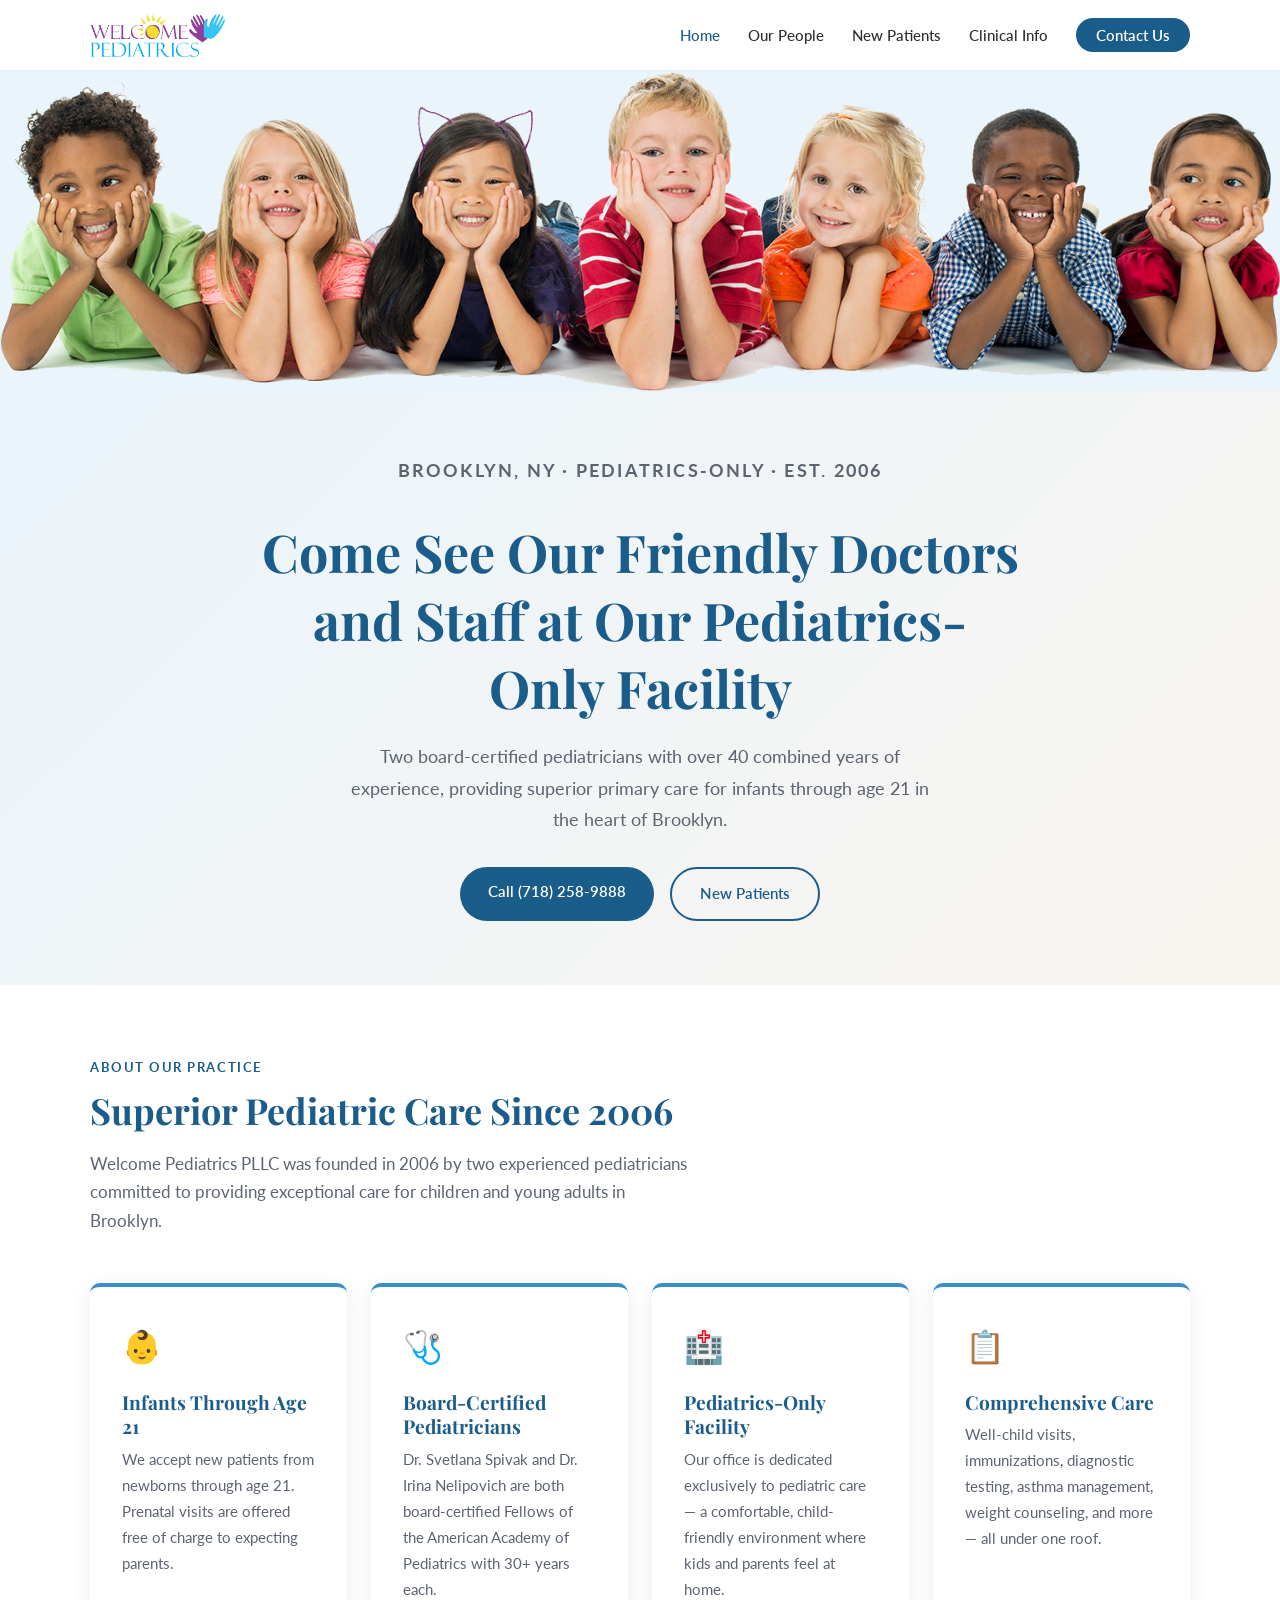
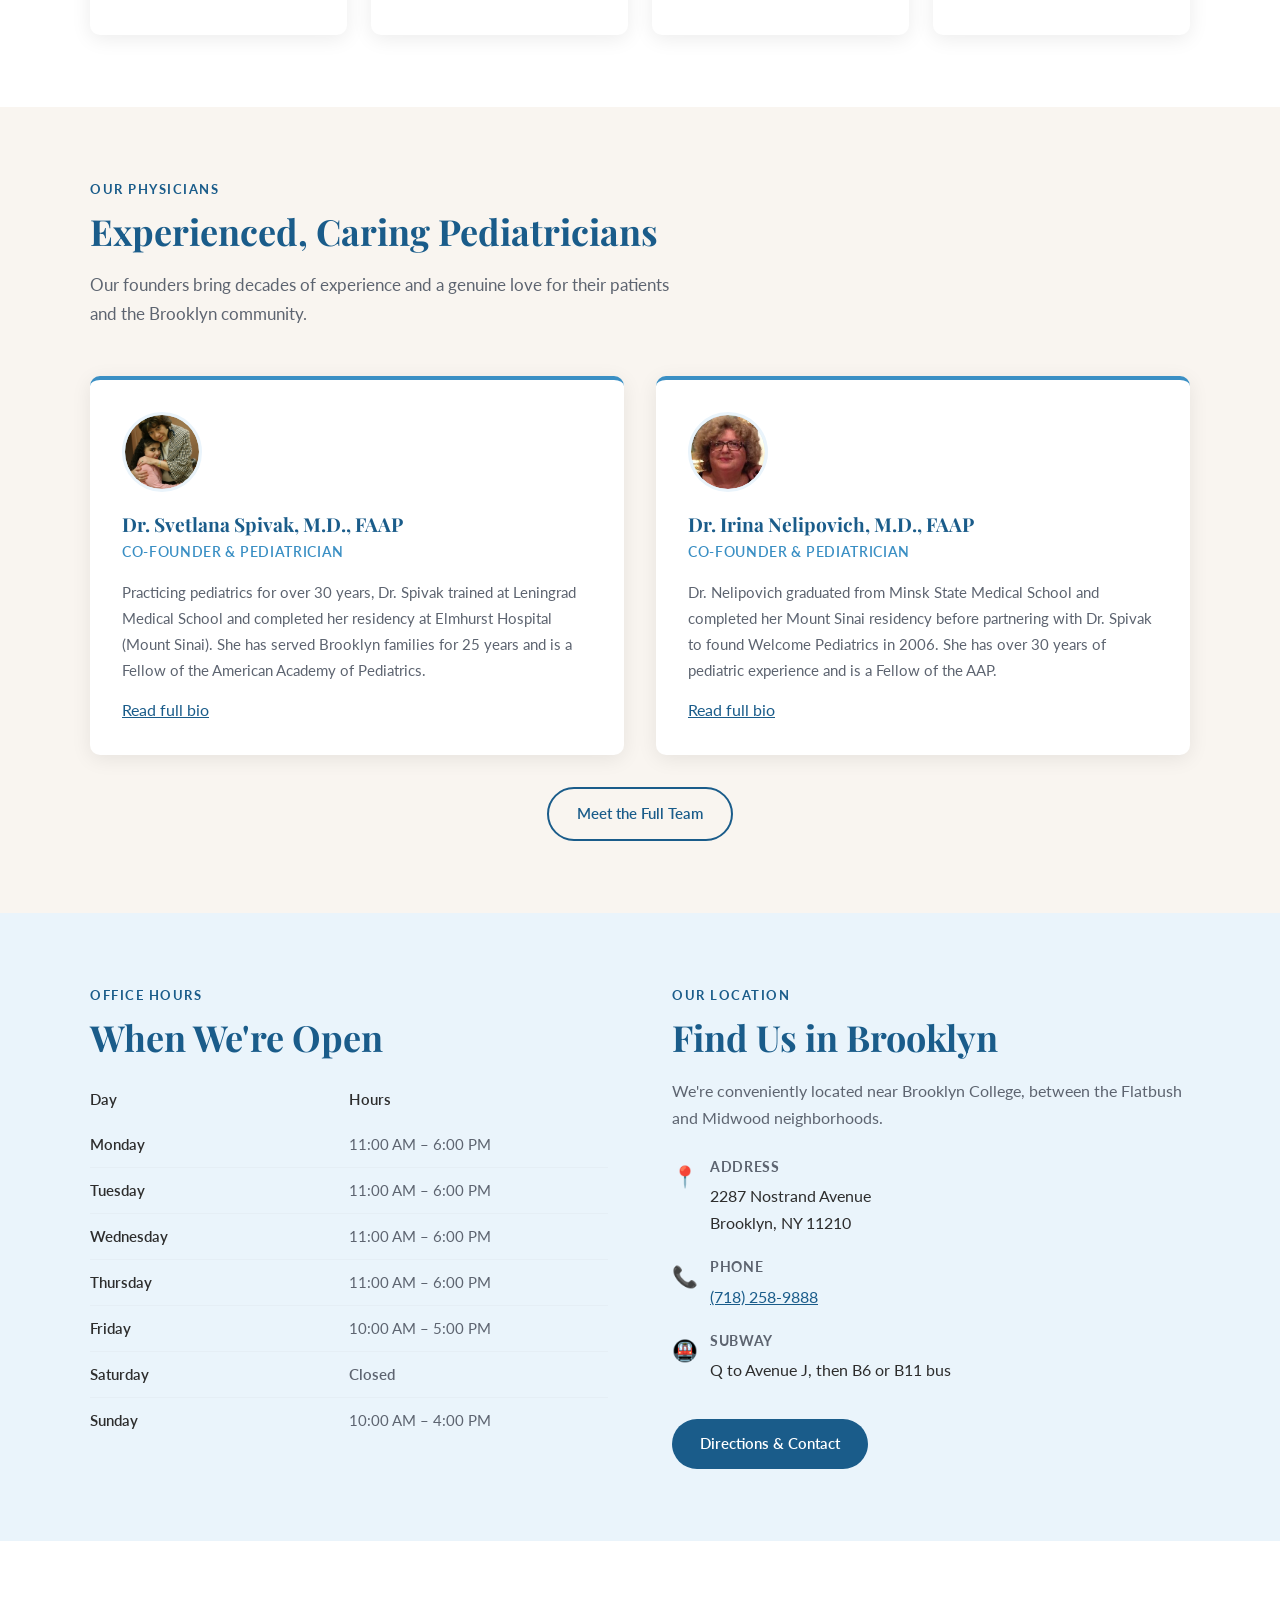
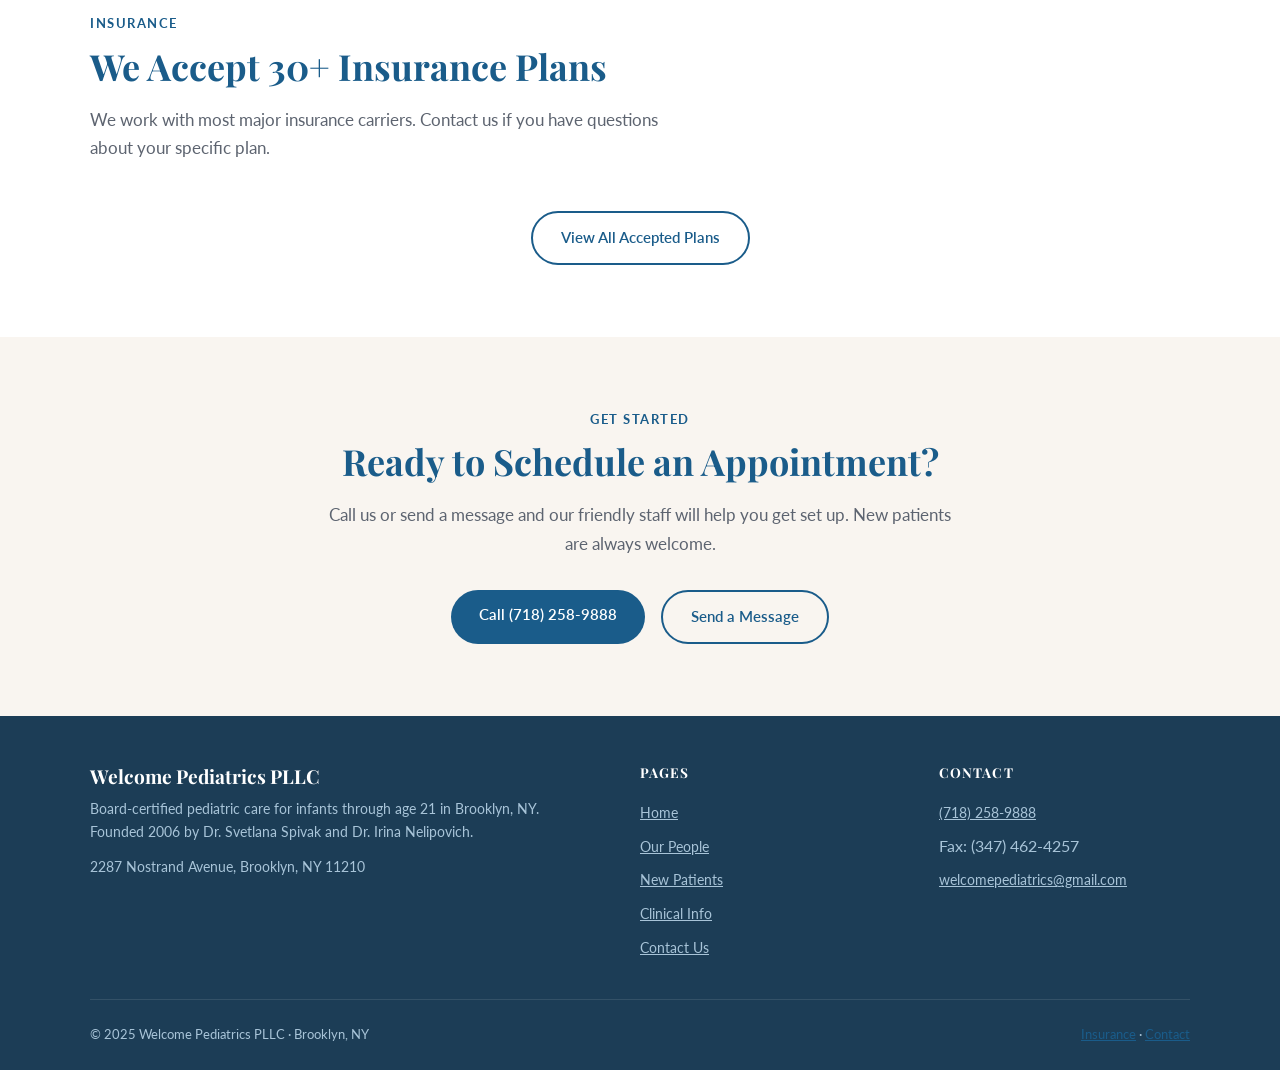
<file: index.html>
<!DOCTYPE html>
<html lang="en">
<head>
  <meta charset="UTF-8" />
  <meta name="viewport" content="width=device-width, initial-scale=1.0" />
  <title>Welcome Pediatrics PLLC | Brooklyn, NY Pediatrician</title>
  <meta name="description" content="Welcome Pediatrics PLLC — board-certified pediatric care for infants through age 21 in Brooklyn, NY. Founded 2006. Call (718) 258-9888." />
  <link rel="preconnect" href="https://fonts.googleapis.com" />
  <link rel="preconnect" href="https://fonts.gstatic.com" crossorigin />
  <link href="https://fonts.googleapis.com/css2?family=Lato:wght@400;500;600;700&family=Playfair+Display:wght@600;700&display=swap" rel="stylesheet" />
  <meta name="color-scheme" content="light" />
  <link rel="stylesheet" href="style.css" />
</head>
<body>

<a class="skip-link" href="#main-content">Skip to main content</a>

<!-- ── Nav ── -->
<nav aria-label="Main navigation">
  <div class="nav-inner">
    <a href="index.html" class="nav-logo" aria-label="Welcome Pediatrics PLLC — go to homepage">
      <img src="images/logo_main.png" alt="Welcome Pediatrics PLLC" style="height:44px;width:auto;" />
    </a>
    <ul class="nav-links" id="navLinks" role="list">
      <li><a href="index.html" class="active" aria-current="page">Home</a></li>
      <li><a href="our-people.html">Our People</a></li>
      <li><a href="new-patients.html">New Patients</a></li>
      <li><a href="clinical.html">Clinical Info</a></li>
      <li><a href="contact.html" class="nav-cta">Contact Us</a></li>
    </ul>
    <button type="button" class="hamburger" id="hamburger" aria-expanded="false" aria-controls="navLinks" aria-label="Open navigation menu">
      <span aria-hidden="true"></span><span aria-hidden="true"></span><span aria-hidden="true"></span>
    </button>
  </div>
</nav>

<main id="main-content">

<!-- ── Header Banner ── -->
<div class="header-banner">
  <img src="images/home-header.png" alt="Welcome Pediatrics — friendly pediatric care in Brooklyn, NY" />
</div>

<!-- ── Hero ── -->
<section class="hero">
  <div class="hero-inner">
    <p class="hero-eyebrow">Brooklyn, NY · Pediatrics-Only · Est. 2006</p>
    <h1>Come See Our Friendly Doctors and Staff at Our Pediatrics-Only Facility</h1>
    <p>Two board-certified pediatricians with over 40 combined years of experience, providing superior primary care for infants through age 21 in the heart of Brooklyn.</p>
    <div class="hero-buttons">
      <a href="tel:7182589888" class="btn btn-primary">Call (718) 258-9888</a>
      <a href="new-patients.html" class="btn btn-outline">New Patients</a>
    </div>
  </div>
</section>

<!-- ── Quick Info ── -->
<section>
  <div class="section-inner">
    <p class="section-label">About Our Practice</p>
    <h2 class="section-title">Superior Pediatric Care Since 2006</h2>
    <p class="section-sub">Welcome Pediatrics PLLC was founded in 2006 by two experienced pediatricians committed to providing exceptional care for children and young adults in Brooklyn.</p>
    <div class="cards" style="grid-template-columns:repeat(4,1fr);">
      <div class="card">
        <div class="card-icon" aria-hidden="true">👶</div>
        <h3>Infants Through Age 21</h3>
        <p>We accept new patients from newborns through age 21. Prenatal visits are offered free of charge to expecting parents.</p>
      </div>
      <div class="card">
        <div class="card-icon" aria-hidden="true">🩺</div>
        <h3>Board-Certified Pediatricians</h3>
        <p>Dr. Svetlana Spivak and Dr. Irina Nelipovich are both board-certified Fellows of the American Academy of Pediatrics with 30+ years each.</p>
      </div>
      <div class="card">
        <div class="card-icon" aria-hidden="true">🏥</div>
        <h3>Pediatrics-Only Facility</h3>
        <p>Our office is dedicated exclusively to pediatric care — a comfortable, child-friendly environment where kids and parents feel at home.</p>
      </div>
      <div class="card">
        <div class="card-icon" aria-hidden="true">📋</div>
        <h3>Comprehensive Care</h3>
        <p>Well-child visits, immunizations, diagnostic testing, asthma management, weight counseling, and more — all under one roof.</p>
      </div>
    </div>
  </div>
</section>

<!-- ── Doctors ── -->
<section class="alt">
  <div class="section-inner">
    <p class="section-label">Our Physicians</p>
    <h2 class="section-title">Experienced, Caring Pediatricians</h2>
    <p class="section-sub">Our founders bring decades of experience and a genuine love for their patients and the Brooklyn community.</p>
    <div class="staff-grid">
      <article class="staff-card">
        <div class="staff-avatar">
          <img src="images/svetlana_spivak.jpg" alt="Dr. Svetlana Spivak" />
        </div>
        <h3>Dr. Svetlana Spivak, M.D., FAAP</h3>
        <p class="title">Co-Founder &amp; Pediatrician</p>
        <p>Practicing pediatrics for over 30 years, Dr. Spivak trained at Leningrad Medical School and completed her residency at Elmhurst Hospital (Mount Sinai). She has served Brooklyn families for 25 years and is a Fellow of the American Academy of Pediatrics.</p>
        <a href="our-people.html#dr-spivak">Read full bio</a>
      </article>
      <article class="staff-card">
        <div class="staff-avatar">
          <img src="images/Irina-Nelipovich-e1488559052987.jpg" alt="Dr. Irina Nelipovich" />
        </div>
        <h3>Dr. Irina Nelipovich, M.D., FAAP</h3>
        <p class="title">Co-Founder &amp; Pediatrician</p>
        <p>Dr. Nelipovich graduated from Minsk State Medical School and completed her Mount Sinai residency before partnering with Dr. Spivak to found Welcome Pediatrics in 2006. She has over 30 years of pediatric experience and is a Fellow of the AAP.</p>
        <a href="our-people.html#dr-nelipovich">Read full bio</a>
      </article>
    </div>
    <div style="text-align:center;margin-top:2rem;">
      <a href="our-people.html" class="btn btn-outline">Meet the Full Team</a>
    </div>
  </div>
</section>

<!-- ── Hours & Location ── -->
<section class="blue-bg">
  <div class="section-inner">
    <div style="display:grid;grid-template-columns:1fr 1fr;gap:4rem;align-items:start;" class="two-col">
      <div>
        <p class="section-label">Office Hours</p>
        <h2 class="section-title">When We're Open</h2>
        <table class="hours-table" aria-label="Office hours">
          <thead>
            <tr>
              <th scope="col">Day</th>
              <th scope="col">Hours</th>
            </tr>
          </thead>
          <tbody>
            <tr><th scope="row">Monday</th><td>11:00 AM – 6:00 PM</td></tr>
            <tr><th scope="row">Tuesday</th><td>11:00 AM – 6:00 PM</td></tr>
            <tr><th scope="row">Wednesday</th><td>11:00 AM – 6:00 PM</td></tr>
            <tr><th scope="row">Thursday</th><td>11:00 AM – 6:00 PM</td></tr>
            <tr><th scope="row">Friday</th><td>10:00 AM – 5:00 PM</td></tr>
            <tr><th scope="row">Saturday</th><td class="hours-closed">Closed</td></tr>
            <tr><th scope="row">Sunday</th><td>10:00 AM – 4:00 PM</td></tr>
          </tbody>
        </table>
      </div>
      <div>
        <p class="section-label">Our Location</p>
        <h2 class="section-title">Find Us in Brooklyn</h2>
        <p style="color:var(--muted);margin-bottom:1.5rem;">We're conveniently located near Brooklyn College, between the Flatbush and Midwood neighborhoods.</p>
        <div class="contact-detail">
          <span class="icon" aria-hidden="true">📍</span>
          <div>
            <strong>Address</strong>
            <span>2287 Nostrand Avenue<br>Brooklyn, NY 11210</span>
          </div>
        </div>
        <div class="contact-detail">
          <span class="icon" aria-hidden="true">📞</span>
          <div>
            <strong>Phone</strong>
            <a href="tel:7182589888">(718) 258-9888</a>
          </div>
        </div>
        <div class="contact-detail">
          <span class="icon" aria-hidden="true">🚇</span>
          <div>
            <strong>Subway</strong>
            <span>Q to Avenue J, then B6 or B11 bus</span>
          </div>
        </div>
        <a href="contact.html" class="btn btn-primary" style="margin-top:1rem;">Directions &amp; Contact</a>
      </div>
    </div>
  </div>
</section>

<!-- ── Insurance ── -->
<section>
  <div class="section-inner">
    <p class="section-label">Insurance</p>
    <h2 class="section-title">We Accept 30+ Insurance Plans</h2>
    <p class="section-sub">We work with most major insurance carriers. Contact us if you have questions about your specific plan.</p>
    <div style="text-align:center;margin-top:1rem;">
      <a href="new-patients.html#insurance" class="btn btn-outline">View All Accepted Plans</a>
    </div>
  </div>
</section>

<!-- ── CTA ── -->
<section class="alt">
  <div class="section-inner" style="text-align:center;max-width:640px;margin:0 auto;">
    <p class="section-label">Get Started</p>
    <h2 class="section-title">Ready to Schedule an Appointment?</h2>
    <p style="color:var(--muted);font-size:1.05rem;margin-bottom:2rem;">Call us or send a message and our friendly staff will help you get set up. New patients are always welcome.</p>
    <div class="hero-buttons" style="justify-content:center;">
      <a href="tel:7182589888" class="btn btn-primary">Call (718) 258-9888</a>
      <a href="contact.html" class="btn btn-outline">Send a Message</a>
    </div>
  </div>
</section>

</main>

<!-- ── Footer ── -->
<footer aria-label="Site footer">
  <div class="footer-inner">
    <div class="footer-brand">
      <h3>Welcome Pediatrics PLLC</h3>
      <p>Board-certified pediatric care for infants through age 21 in Brooklyn, NY. Founded 2006 by Dr. Svetlana Spivak and Dr. Irina Nelipovich.</p>
      <p style="margin-top:0.75rem;">2287 Nostrand Avenue, Brooklyn, NY 11210</p>
    </div>
    <div class="footer-nav">
      <h4>Pages</h4>
      <ul role="list">
        <li><a href="index.html">Home</a></li>
        <li><a href="our-people.html">Our People</a></li>
        <li><a href="new-patients.html">New Patients</a></li>
        <li><a href="clinical.html">Clinical Info</a></li>
        <li><a href="contact.html">Contact Us</a></li>
      </ul>
    </div>
    <div class="footer-nav">
      <h4>Contact</h4>
      <ul role="list">
        <li><a href="tel:7182589888">(718) 258-9888</a></li>
        <li>Fax: (347) 462-4257</li>
        <li><a href="mailto:welcomepediatrics@gmail.com">welcomepediatrics@gmail.com</a></li>
      </ul>
    </div>
  </div>
  <div class="footer-bottom">
    <span>© 2025 Welcome Pediatrics PLLC · Brooklyn, NY</span>
    <span><a href="new-patients.html#insurance">Insurance</a> · <a href="contact.html">Contact</a></span>
  </div>
</footer>

<style>
@media (max-width: 768px) {
  .two-col { grid-template-columns: 1fr !important; gap: 2rem !important; }
}
</style>

<script src="nav.js"></script>
</body>
</html>
</file>
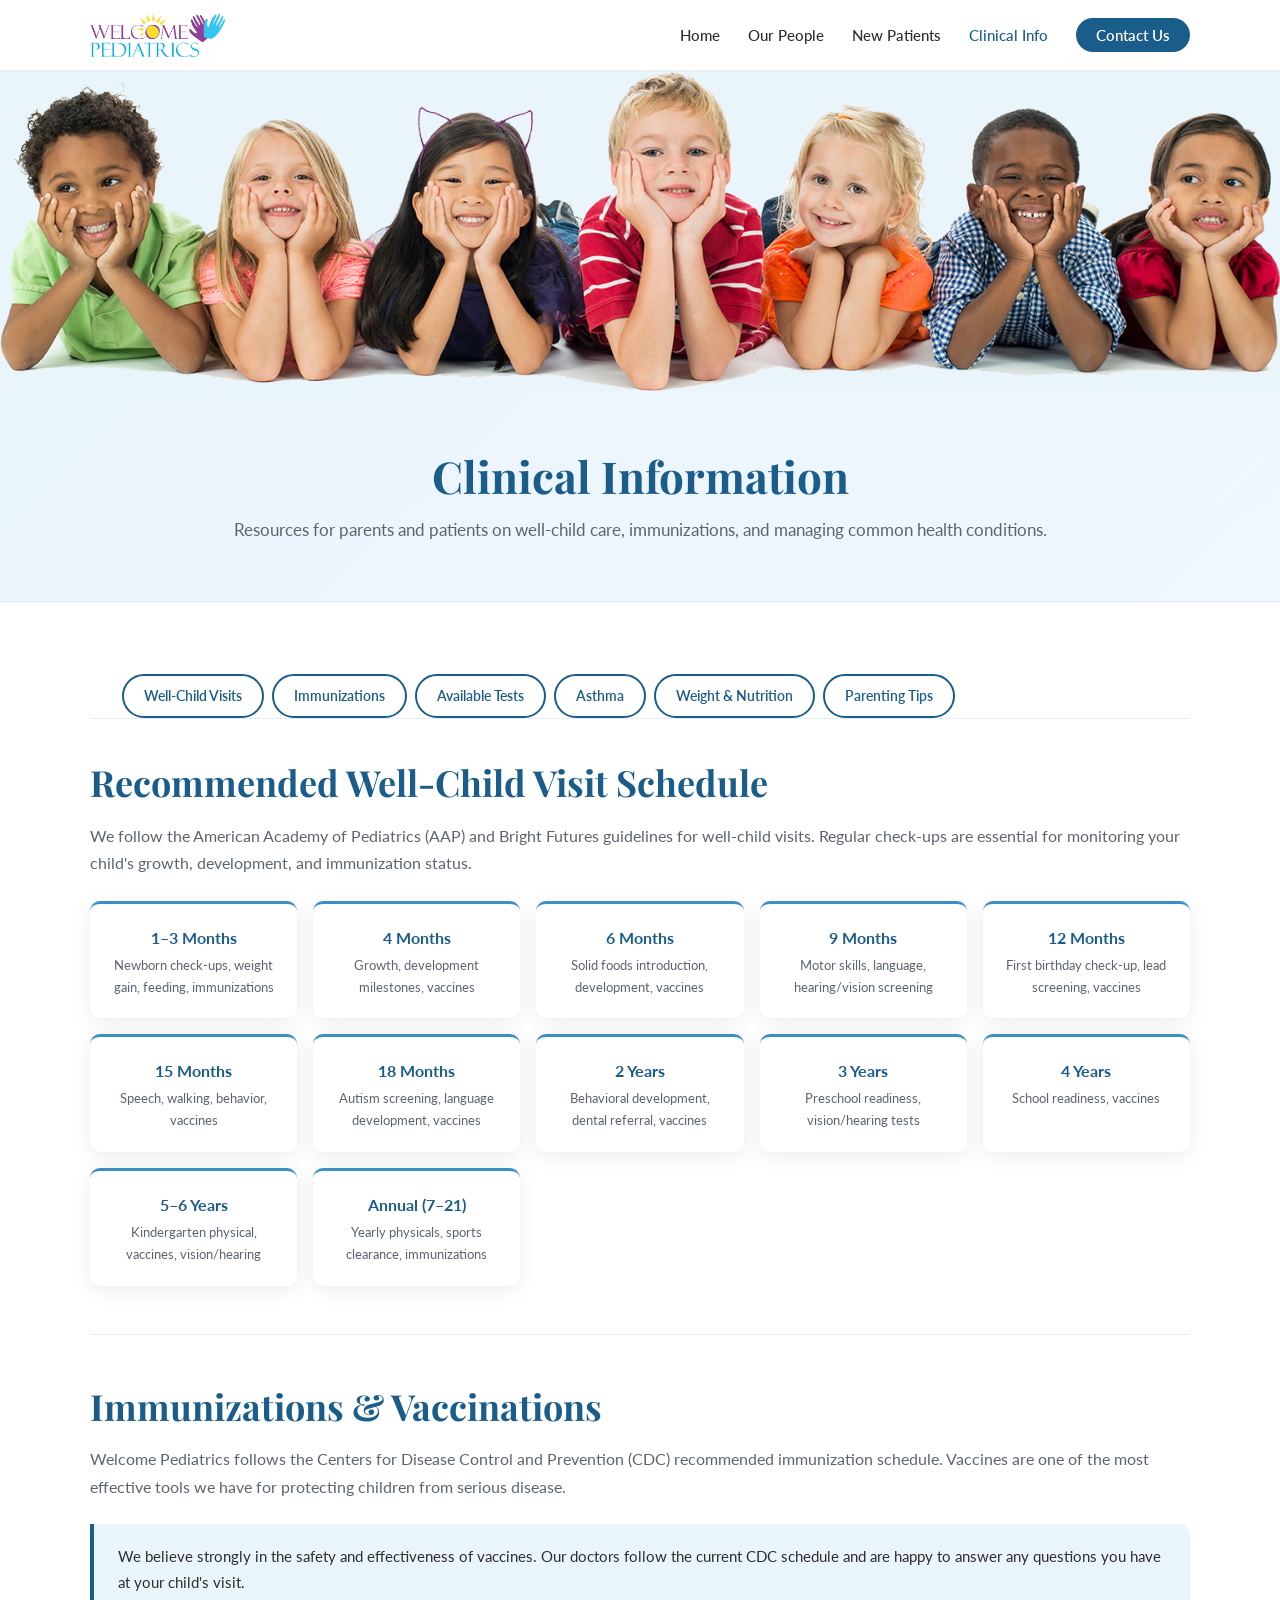
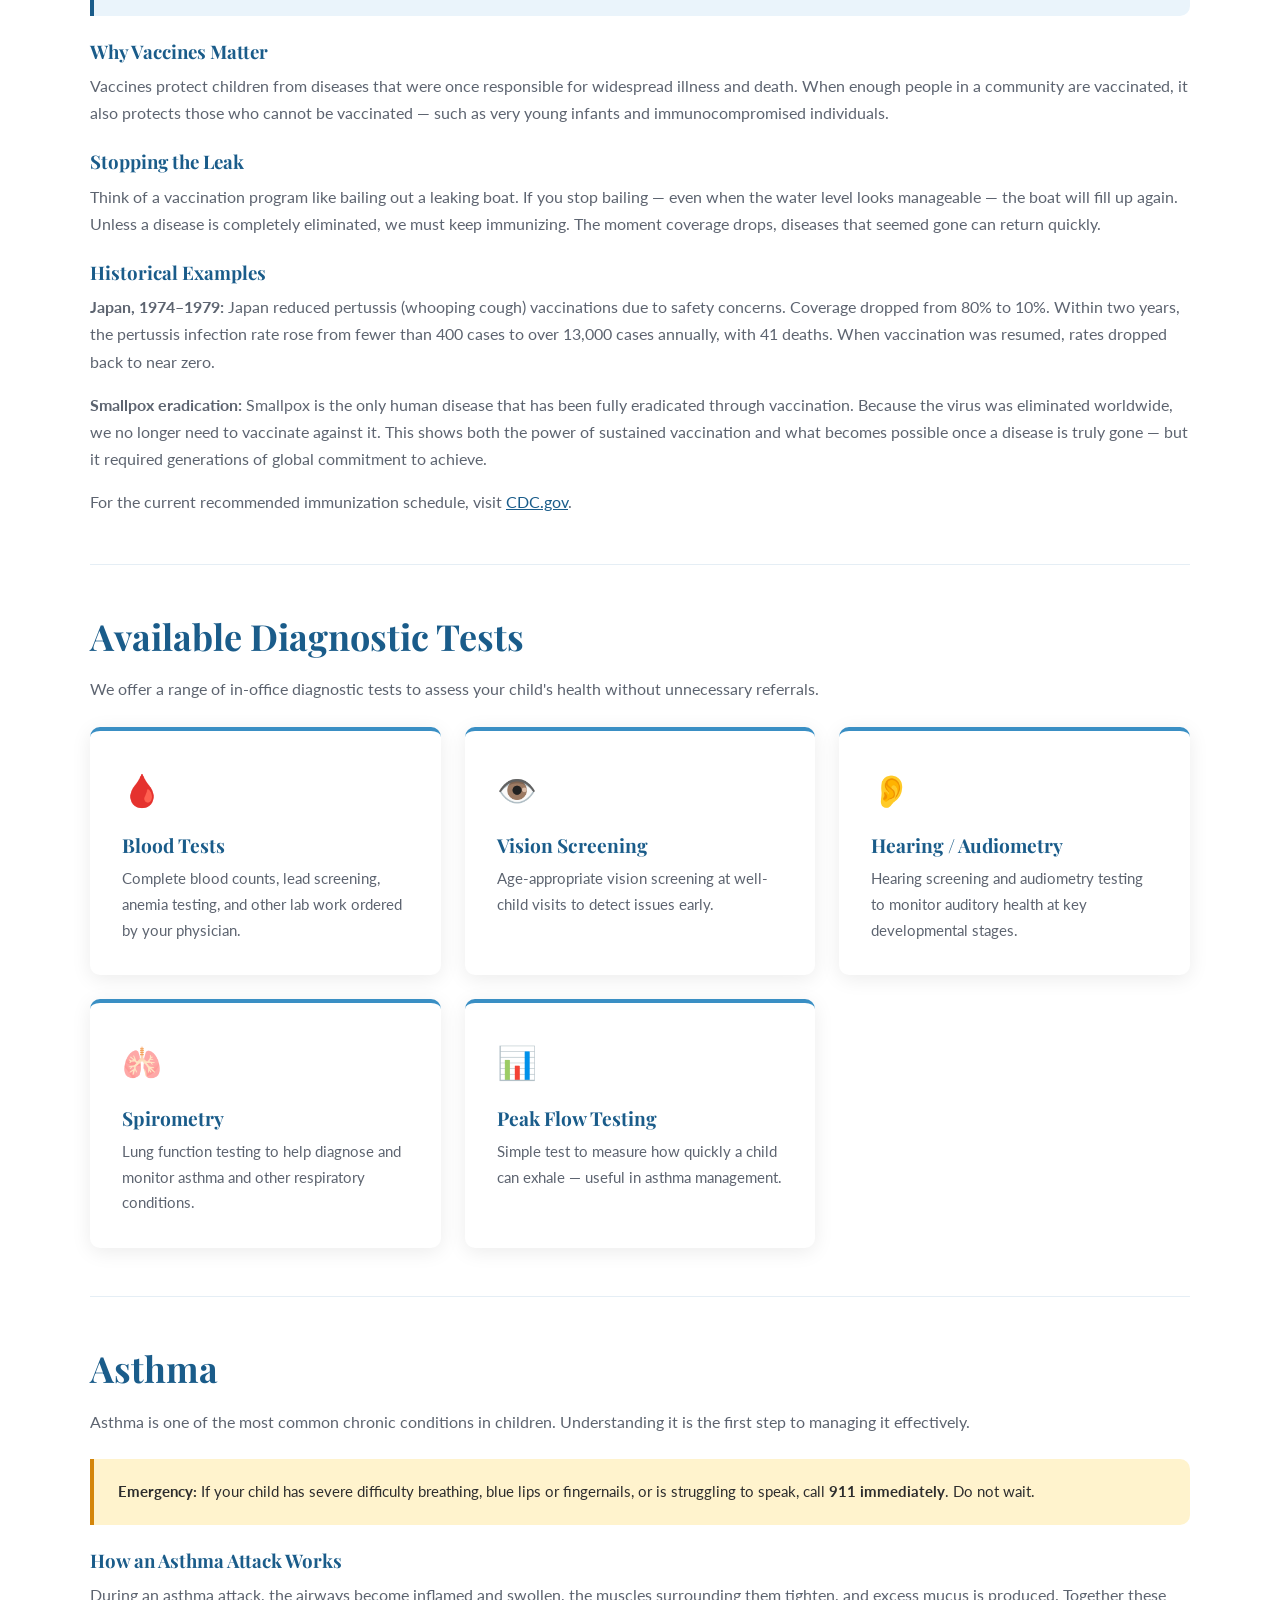
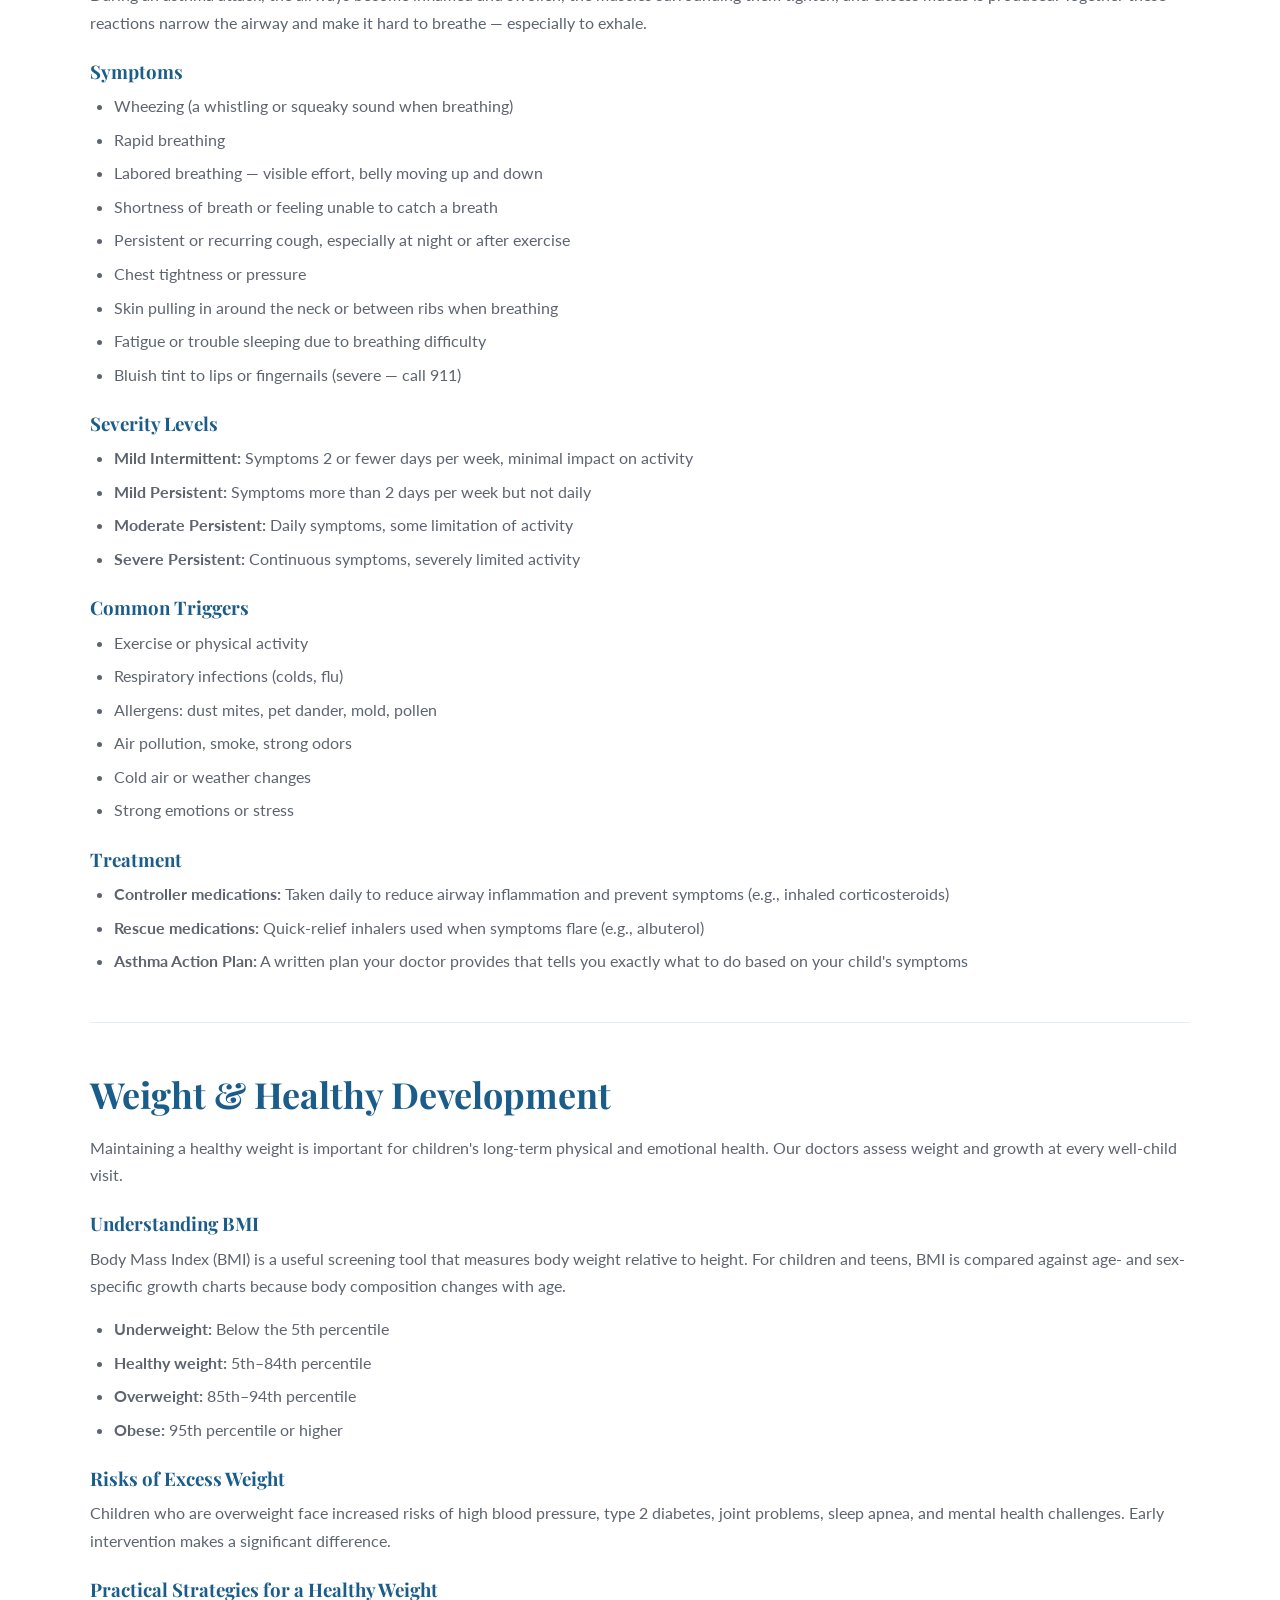
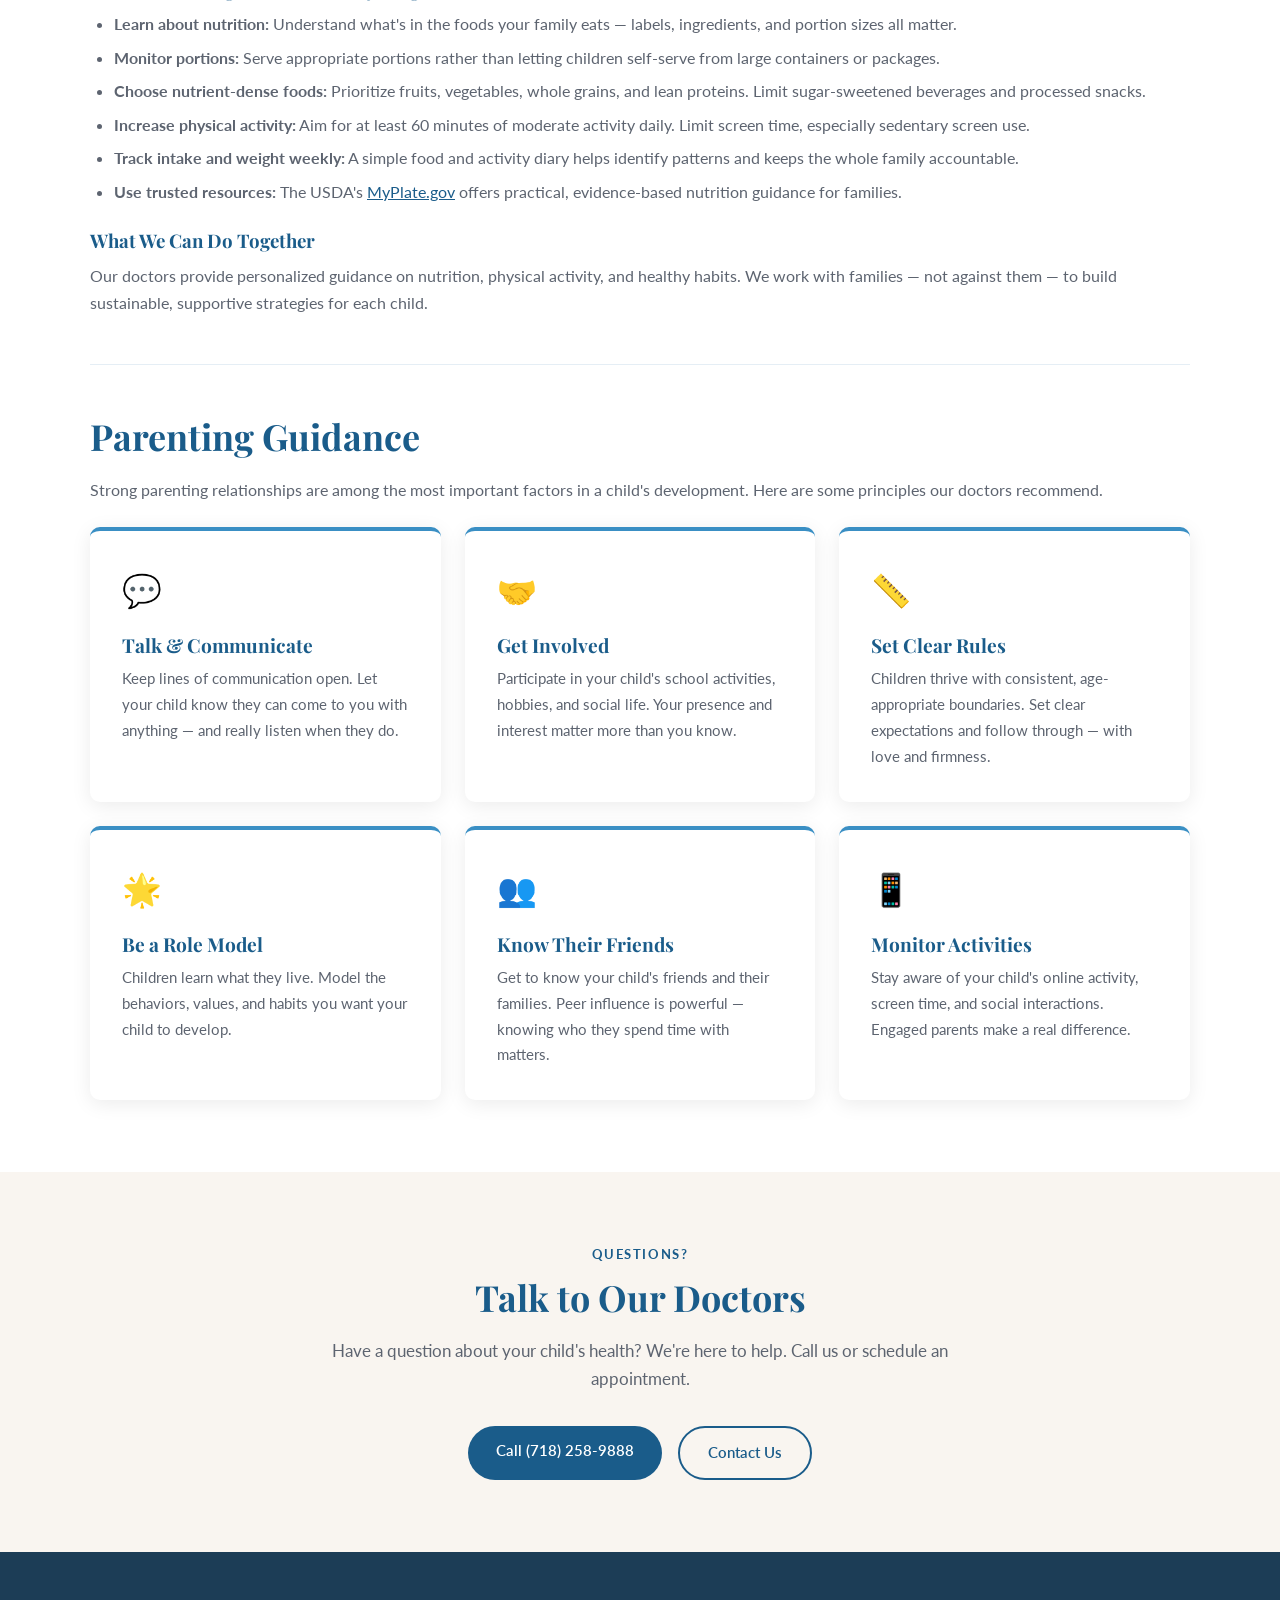
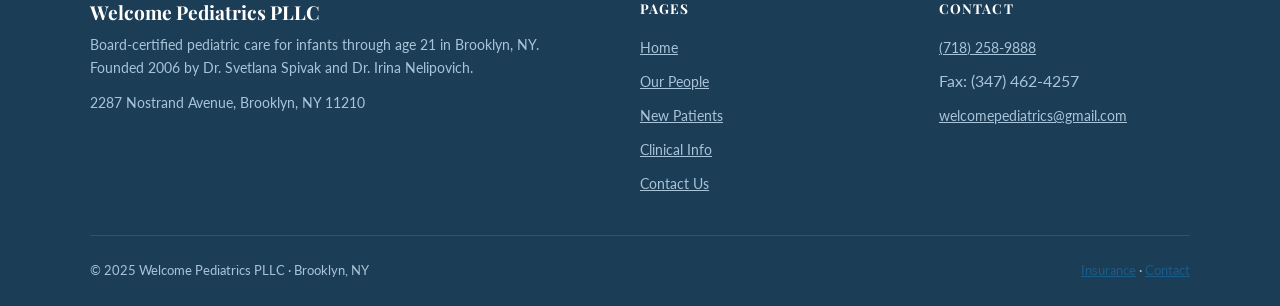
<file: clinical.html>
<!DOCTYPE html>
<html lang="en">
<head>
  <meta charset="UTF-8" />
  <meta name="viewport" content="width=device-width, initial-scale=1.0" />
  <title>Clinical Information | Welcome Pediatrics PLLC – Brooklyn, NY</title>
  <meta name="description" content="Clinical resources from Welcome Pediatrics PLLC — well-child visit schedule, immunizations, asthma, weight, available tests, and parenting guidance." />
  <link rel="preconnect" href="https://fonts.googleapis.com" />
  <link rel="preconnect" href="https://fonts.gstatic.com" crossorigin />
  <link href="https://fonts.googleapis.com/css2?family=Lato:wght@400;500;600;700&family=Playfair+Display:wght@600;700&display=swap" rel="stylesheet" />
  <meta name="color-scheme" content="light" />
  <link rel="stylesheet" href="style.css" />
  <style>
    .visit-grid {
      display: grid;
      grid-template-columns: repeat(auto-fill, minmax(180px, 1fr));
      gap: 1rem;
      margin-top: 1.5rem;
    }
    .visit-card {
      background: var(--white);
      border-radius: var(--radius);
      padding: 1.25rem;
      box-shadow: var(--shadow);
      text-align: center;
      border-top: 3px solid var(--blue);
    }
    .visit-card .age { font-weight: 700; color: var(--blue-dark); font-size: 1rem; margin-bottom: 0.25rem; }
    .visit-card p { font-size: 0.8rem; color: var(--muted); }

    .nav-tabs {
      display: flex;
      gap: 0.5rem;
      flex-wrap: wrap;
      margin-bottom: 2.5rem;
    }
    .nav-tab {
      padding: 0.5rem 1.25rem;
      background: var(--white);
      border: 2px solid var(--blue-dark);
      border-radius: 25px;
      color: var(--blue-dark);
      font-weight: 600;
      font-size: 0.9rem;
      text-decoration: none;
      transition: all 0.2s;
    }
    .nav-tab:hover { background: var(--blue-dark); color: var(--white); }
  </style>
</head>
<body>

<a class="skip-link" href="#main-content">Skip to main content</a>

<nav aria-label="Main navigation">
  <div class="nav-inner">
    <a href="index.html" class="nav-logo" aria-label="Welcome Pediatrics PLLC — go to homepage">
      <img src="images/logo_main.png" alt="Welcome Pediatrics PLLC" style="height:44px;width:auto;" />
    </a>
    <ul class="nav-links" id="navLinks" role="list">
      <li><a href="index.html">Home</a></li>
      <li><a href="our-people.html">Our People</a></li>
      <li><a href="new-patients.html">New Patients</a></li>
      <li><a href="clinical.html" class="active" aria-current="page">Clinical Info</a></li>
      <li><a href="contact.html" class="nav-cta">Contact Us</a></li>
    </ul>
    <button type="button" class="hamburger" id="hamburger" aria-expanded="false" aria-controls="navLinks" aria-label="Open navigation menu">
      <span aria-hidden="true"></span><span aria-hidden="true"></span><span aria-hidden="true"></span>
    </button>
  </div>
</nav>

<main id="main-content">

<div class="header-banner">
  <img src="images/home-header.png" alt="Welcome Pediatrics — Brooklyn, NY" />
</div>

<div class="page-hero">
  <h1>Clinical Information</h1>
  <p>Resources for parents and patients on well-child care, immunizations, and managing common health conditions.</p>
</div>

<section>
  <div class="section-inner">
    <nav aria-label="On this page" class="nav-tabs">
      <a href="#visit-schedule" class="nav-tab">Well-Child Visits</a>
      <a href="#immunizations" class="nav-tab">Immunizations</a>
      <a href="#tests" class="nav-tab">Available Tests</a>
      <a href="#asthma" class="nav-tab">Asthma</a>
      <a href="#weight" class="nav-tab">Weight & Nutrition</a>
      <a href="#parenting" class="nav-tab">Parenting Tips</a>
    </nav>

    <!-- Well-Child Visit Schedule -->
    <article id="visit-schedule">
      <h2 class="section-title">Recommended Well-Child Visit Schedule</h2>
      <p style="color:var(--muted);margin-bottom:0.5rem;">We follow the American Academy of Pediatrics (AAP) and Bright Futures guidelines for well-child visits. Regular check-ups are essential for monitoring your child's growth, development, and immunization status.</p>
      <div class="visit-grid" aria-label="Well-child visit ages">
        <div class="visit-card"><p class="age">1–3 Months</p><p>Newborn check-ups, weight gain, feeding, immunizations</p></div>
        <div class="visit-card"><p class="age">4 Months</p><p>Growth, development milestones, vaccines</p></div>
        <div class="visit-card"><p class="age">6 Months</p><p>Solid foods introduction, development, vaccines</p></div>
        <div class="visit-card"><p class="age">9 Months</p><p>Motor skills, language, hearing/vision screening</p></div>
        <div class="visit-card"><p class="age">12 Months</p><p>First birthday check-up, lead screening, vaccines</p></div>
        <div class="visit-card"><p class="age">15 Months</p><p>Speech, walking, behavior, vaccines</p></div>
        <div class="visit-card"><p class="age">18 Months</p><p>Autism screening, language development, vaccines</p></div>
        <div class="visit-card"><p class="age">2 Years</p><p>Behavioral development, dental referral, vaccines</p></div>
        <div class="visit-card"><p class="age">3 Years</p><p>Preschool readiness, vision/hearing tests</p></div>
        <div class="visit-card"><p class="age">4 Years</p><p>School readiness, vaccines</p></div>
        <div class="visit-card"><p class="age">5–6 Years</p><p>Kindergarten physical, vaccines, vision/hearing</p></div>
        <div class="visit-card"><p class="age">Annual (7–21)</p><p>Yearly physicals, sports clearance, immunizations</p></div>
      </div>
    </article>

    <hr style="border:none;border-top:1px solid #E5EEF5;margin:3rem 0;" />

    <!-- Immunizations -->
    <article id="immunizations">
      <h2 class="section-title">Immunizations &amp; Vaccinations</h2>
      <p style="color:var(--muted);margin-bottom:1rem;">Welcome Pediatrics follows the Centers for Disease Control and Prevention (CDC) recommended immunization schedule. Vaccines are one of the most effective tools we have for protecting children from serious disease.</p>
      <div class="info-box">
        <p>We believe strongly in the safety and effectiveness of vaccines. Our doctors follow the current CDC schedule and are happy to answer any questions you have at your child's visit.</p>
      </div>
      <div class="prose" style="margin-top:1.5rem;">
        <h3>Why Vaccines Matter</h3>
        <p>Vaccines protect children from diseases that were once responsible for widespread illness and death. When enough people in a community are vaccinated, it also protects those who cannot be vaccinated — such as very young infants and immunocompromised individuals.</p>
        <h3>Stopping the Leak</h3>
        <p>Think of a vaccination program like bailing out a leaking boat. If you stop bailing — even when the water level looks manageable — the boat will fill up again. Unless a disease is completely eliminated, we must keep immunizing. The moment coverage drops, diseases that seemed gone can return quickly.</p>
        <h3>Historical Examples</h3>
        <p><strong>Japan, 1974–1979:</strong> Japan reduced pertussis (whooping cough) vaccinations due to safety concerns. Coverage dropped from 80% to 10%. Within two years, the pertussis infection rate rose from fewer than 400 cases to over 13,000 cases annually, with 41 deaths. When vaccination was resumed, rates dropped back to near zero.</p>
        <p><strong>Smallpox eradication:</strong> Smallpox is the only human disease that has been fully eradicated through vaccination. Because the virus was eliminated worldwide, we no longer need to vaccinate against it. This shows both the power of sustained vaccination and what becomes possible once a disease is truly gone — but it required generations of global commitment to achieve.</p>
        <p>For the current recommended immunization schedule, visit <a href="https://www.cdc.gov/vaccines/schedules/" rel="noopener noreferrer" target="_blank">CDC.gov</a>.</p>
      </div>
    </article>

    <hr style="border:none;border-top:1px solid #E5EEF5;margin:3rem 0;" />

    <!-- Available Tests -->
    <article id="tests">
      <h2 class="section-title">Available Diagnostic Tests</h2>
      <p style="color:var(--muted);margin-bottom:1.5rem;">We offer a range of in-office diagnostic tests to assess your child's health without unnecessary referrals.</p>
      <div class="cards">
        <div class="card">
          <div class="card-icon" aria-hidden="true">🩸</div>
          <h3>Blood Tests</h3>
          <p>Complete blood counts, lead screening, anemia testing, and other lab work ordered by your physician.</p>
        </div>
        <div class="card">
          <div class="card-icon" aria-hidden="true">👁️</div>
          <h3>Vision Screening</h3>
          <p>Age-appropriate vision screening at well-child visits to detect issues early.</p>
        </div>
        <div class="card">
          <div class="card-icon" aria-hidden="true">👂</div>
          <h3>Hearing / Audiometry</h3>
          <p>Hearing screening and audiometry testing to monitor auditory health at key developmental stages.</p>
        </div>
        <div class="card">
          <div class="card-icon" aria-hidden="true">🫁</div>
          <h3>Spirometry</h3>
          <p>Lung function testing to help diagnose and monitor asthma and other respiratory conditions.</p>
        </div>
        <div class="card">
          <div class="card-icon" aria-hidden="true">📊</div>
          <h3>Peak Flow Testing</h3>
          <p>Simple test to measure how quickly a child can exhale — useful in asthma management.</p>
        </div>
      </div>
    </article>

    <hr style="border:none;border-top:1px solid #E5EEF5;margin:3rem 0;" />

    <!-- Asthma -->
    <article id="asthma">
      <h2 class="section-title">Asthma</h2>
      <p style="color:var(--muted);margin-bottom:1.5rem;">Asthma is one of the most common chronic conditions in children. Understanding it is the first step to managing it effectively.</p>

      <div class="warning-box">
        <p><strong>Emergency:</strong> If your child has severe difficulty breathing, blue lips or fingernails, or is struggling to speak, call <strong>911 immediately</strong>. Do not wait.</p>
      </div>

      <div class="prose">
        <h3>How an Asthma Attack Works</h3>
        <p>During an asthma attack, the airways become inflamed and swollen, the muscles surrounding them tighten, and excess mucus is produced. Together these reactions narrow the airway and make it hard to breathe — especially to exhale.</p>

        <h3>Symptoms</h3>
        <ul>
          <li>Wheezing (a whistling or squeaky sound when breathing)</li>
          <li>Rapid breathing</li>
          <li>Labored breathing — visible effort, belly moving up and down</li>
          <li>Shortness of breath or feeling unable to catch a breath</li>
          <li>Persistent or recurring cough, especially at night or after exercise</li>
          <li>Chest tightness or pressure</li>
          <li>Skin pulling in around the neck or between ribs when breathing</li>
          <li>Fatigue or trouble sleeping due to breathing difficulty</li>
          <li>Bluish tint to lips or fingernails (severe — call 911)</li>
        </ul>

        <h3>Severity Levels</h3>
        <ul>
          <li><strong>Mild Intermittent:</strong> Symptoms 2 or fewer days per week, minimal impact on activity</li>
          <li><strong>Mild Persistent:</strong> Symptoms more than 2 days per week but not daily</li>
          <li><strong>Moderate Persistent:</strong> Daily symptoms, some limitation of activity</li>
          <li><strong>Severe Persistent:</strong> Continuous symptoms, severely limited activity</li>
        </ul>

        <h3>Common Triggers</h3>
        <ul>
          <li>Exercise or physical activity</li>
          <li>Respiratory infections (colds, flu)</li>
          <li>Allergens: dust mites, pet dander, mold, pollen</li>
          <li>Air pollution, smoke, strong odors</li>
          <li>Cold air or weather changes</li>
          <li>Strong emotions or stress</li>
        </ul>

        <h3>Treatment</h3>
        <ul>
          <li><strong>Controller medications:</strong> Taken daily to reduce airway inflammation and prevent symptoms (e.g., inhaled corticosteroids)</li>
          <li><strong>Rescue medications:</strong> Quick-relief inhalers used when symptoms flare (e.g., albuterol)</li>
          <li><strong>Asthma Action Plan:</strong> A written plan your doctor provides that tells you exactly what to do based on your child's symptoms</li>
        </ul>
      </div>
    </article>

    <hr style="border:none;border-top:1px solid #E5EEF5;margin:3rem 0;" />

    <!-- Weight -->
    <article id="weight">
      <h2 class="section-title">Weight &amp; Healthy Development</h2>
      <p style="color:var(--muted);margin-bottom:1rem;">Maintaining a healthy weight is important for children's long-term physical and emotional health. Our doctors assess weight and growth at every well-child visit.</p>
      <div class="prose">
        <h3>Understanding BMI</h3>
        <p>Body Mass Index (BMI) is a useful screening tool that measures body weight relative to height. For children and teens, BMI is compared against age- and sex-specific growth charts because body composition changes with age.</p>
        <ul>
          <li><strong>Underweight:</strong> Below the 5th percentile</li>
          <li><strong>Healthy weight:</strong> 5th–84th percentile</li>
          <li><strong>Overweight:</strong> 85th–94th percentile</li>
          <li><strong>Obese:</strong> 95th percentile or higher</li>
        </ul>
        <h3>Risks of Excess Weight</h3>
        <p>Children who are overweight face increased risks of high blood pressure, type 2 diabetes, joint problems, sleep apnea, and mental health challenges. Early intervention makes a significant difference.</p>
        <h3>Practical Strategies for a Healthy Weight</h3>
        <ul>
          <li><strong>Learn about nutrition:</strong> Understand what's in the foods your family eats — labels, ingredients, and portion sizes all matter.</li>
          <li><strong>Monitor portions:</strong> Serve appropriate portions rather than letting children self-serve from large containers or packages.</li>
          <li><strong>Choose nutrient-dense foods:</strong> Prioritize fruits, vegetables, whole grains, and lean proteins. Limit sugar-sweetened beverages and processed snacks.</li>
          <li><strong>Increase physical activity:</strong> Aim for at least 60 minutes of moderate activity daily. Limit screen time, especially sedentary screen use.</li>
          <li><strong>Track intake and weight weekly:</strong> A simple food and activity diary helps identify patterns and keeps the whole family accountable.</li>
          <li><strong>Use trusted resources:</strong> The USDA's <a href="https://www.myplate.gov" rel="noopener noreferrer" target="_blank">MyPlate.gov</a> offers practical, evidence-based nutrition guidance for families.</li>
        </ul>
        <h3>What We Can Do Together</h3>
        <p>Our doctors provide personalized guidance on nutrition, physical activity, and healthy habits. We work with families — not against them — to build sustainable, supportive strategies for each child.</p>
      </div>
    </article>

    <hr style="border:none;border-top:1px solid #E5EEF5;margin:3rem 0;" />

    <!-- Parenting Tips -->
    <article id="parenting">
      <h2 class="section-title">Parenting Guidance</h2>
      <p style="color:var(--muted);margin-bottom:1.5rem;">Strong parenting relationships are among the most important factors in a child's development. Here are some principles our doctors recommend.</p>
      <div class="cards">
        <div class="card">
          <div class="card-icon" aria-hidden="true">💬</div>
          <h3>Talk &amp; Communicate</h3>
          <p>Keep lines of communication open. Let your child know they can come to you with anything — and really listen when they do.</p>
        </div>
        <div class="card">
          <div class="card-icon" aria-hidden="true">🤝</div>
          <h3>Get Involved</h3>
          <p>Participate in your child's school activities, hobbies, and social life. Your presence and interest matter more than you know.</p>
        </div>
        <div class="card">
          <div class="card-icon" aria-hidden="true">📏</div>
          <h3>Set Clear Rules</h3>
          <p>Children thrive with consistent, age-appropriate boundaries. Set clear expectations and follow through — with love and firmness.</p>
        </div>
        <div class="card">
          <div class="card-icon" aria-hidden="true">🌟</div>
          <h3>Be a Role Model</h3>
          <p>Children learn what they live. Model the behaviors, values, and habits you want your child to develop.</p>
        </div>
        <div class="card">
          <div class="card-icon" aria-hidden="true">👥</div>
          <h3>Know Their Friends</h3>
          <p>Get to know your child's friends and their families. Peer influence is powerful — knowing who they spend time with matters.</p>
        </div>
        <div class="card">
          <div class="card-icon" aria-hidden="true">📱</div>
          <h3>Monitor Activities</h3>
          <p>Stay aware of your child's online activity, screen time, and social interactions. Engaged parents make a real difference.</p>
        </div>
      </div>
    </article>

  </div>
</section>

<!-- ── CTA ── -->
<section class="alt">
  <div class="section-inner" style="text-align:center;max-width:640px;margin:0 auto;">
    <p class="section-label">Questions?</p>
    <h2 class="section-title">Talk to Our Doctors</h2>
    <p style="color:var(--muted);font-size:1.05rem;margin-bottom:2rem;">Have a question about your child's health? We're here to help. Call us or schedule an appointment.</p>
    <div class="hero-buttons" style="justify-content:center;">
      <a href="tel:7182589888" class="btn btn-primary">Call (718) 258-9888</a>
      <a href="contact.html" class="btn btn-outline">Contact Us</a>
    </div>
  </div>
</section>

</main>

<footer aria-label="Site footer">
  <div class="footer-inner">
    <div class="footer-brand">
      <h3>Welcome Pediatrics PLLC</h3>
      <p>Board-certified pediatric care for infants through age 21 in Brooklyn, NY. Founded 2006 by Dr. Svetlana Spivak and Dr. Irina Nelipovich.</p>
      <p style="margin-top:0.75rem;">2287 Nostrand Avenue, Brooklyn, NY 11210</p>
    </div>
    <div class="footer-nav">
      <h4>Pages</h4>
      <ul role="list">
        <li><a href="index.html">Home</a></li>
        <li><a href="our-people.html">Our People</a></li>
        <li><a href="new-patients.html">New Patients</a></li>
        <li><a href="clinical.html">Clinical Info</a></li>
        <li><a href="contact.html">Contact Us</a></li>
      </ul>
    </div>
    <div class="footer-nav">
      <h4>Contact</h4>
      <ul role="list">
        <li><a href="tel:7182589888">(718) 258-9888</a></li>
        <li>Fax: (347) 462-4257</li>
        <li><a href="mailto:welcomepediatrics@gmail.com">welcomepediatrics@gmail.com</a></li>
      </ul>
    </div>
  </div>
  <div class="footer-bottom">
    <span>© 2025 Welcome Pediatrics PLLC · Brooklyn, NY</span>
    <span><a href="new-patients.html#insurance">Insurance</a> · <a href="contact.html">Contact</a></span>
  </div>
</footer>

<script src="nav.js"></script>
</body>
</html>
</file>
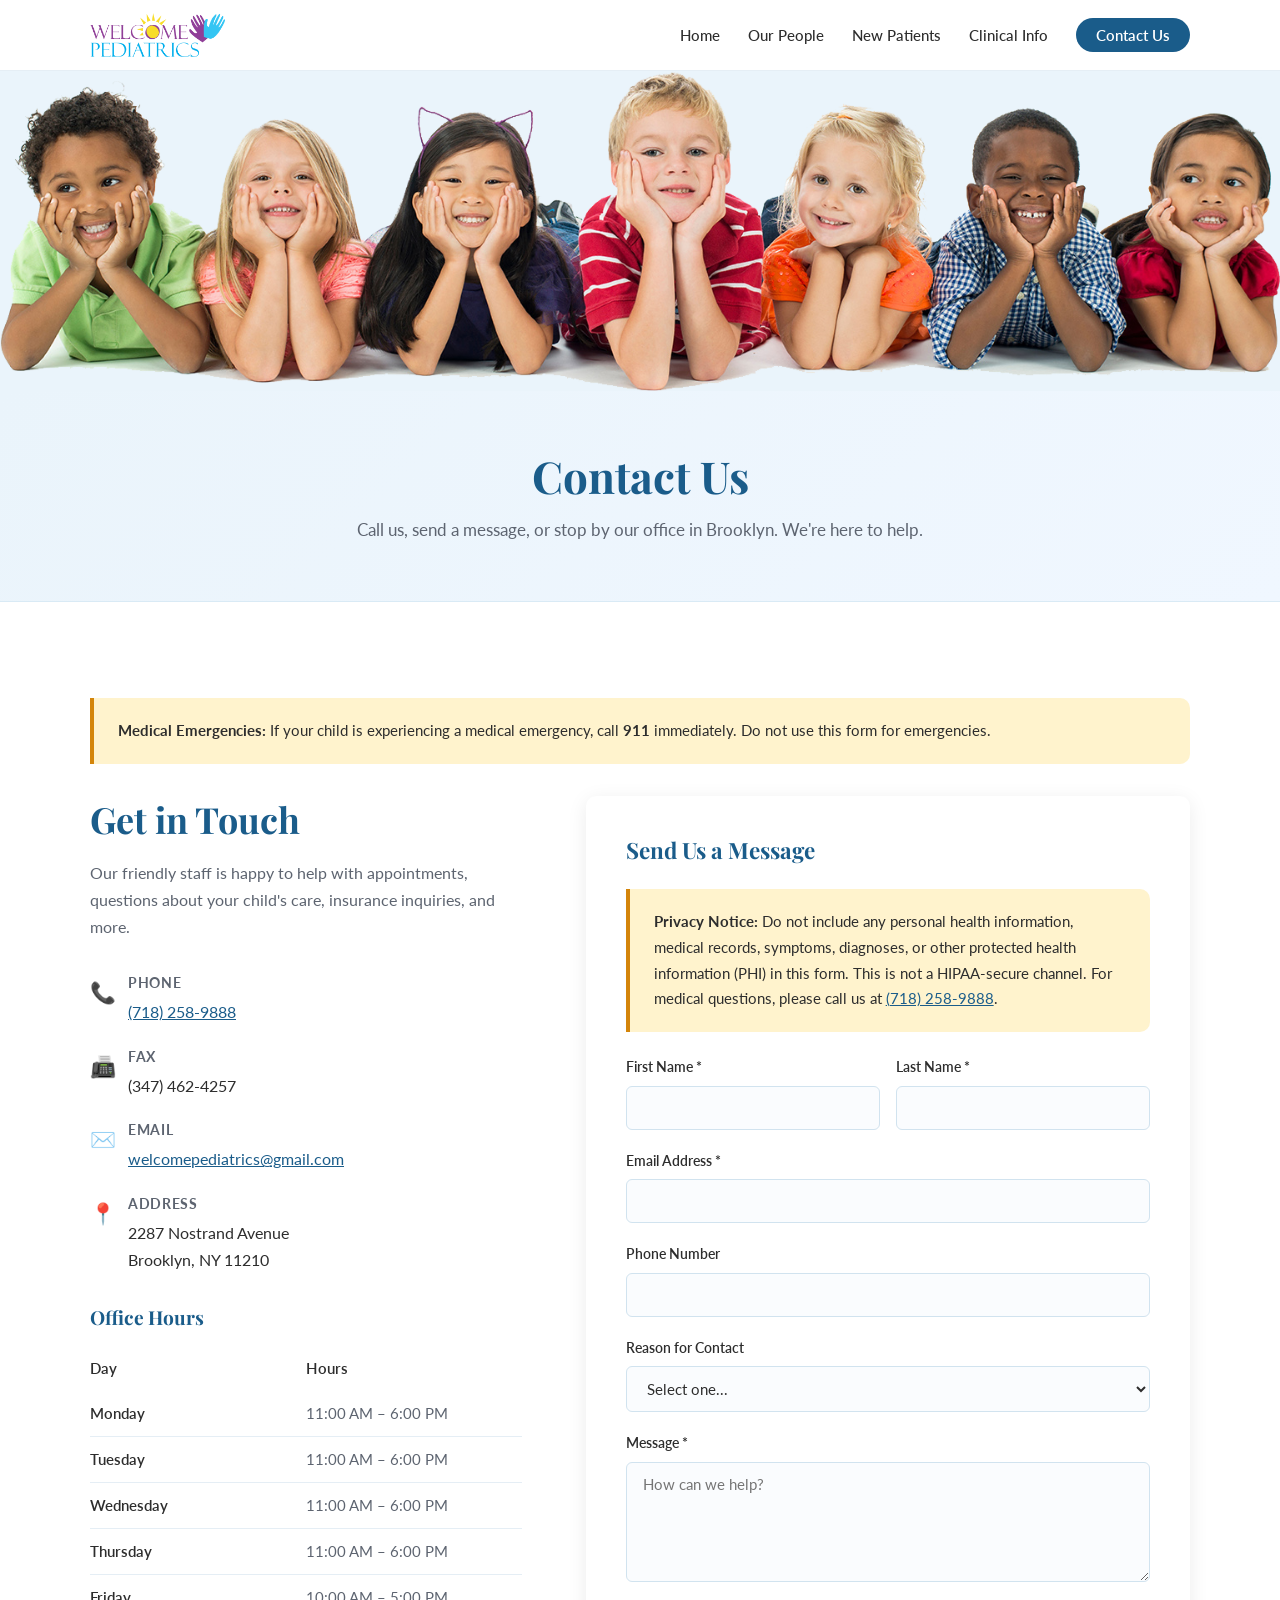
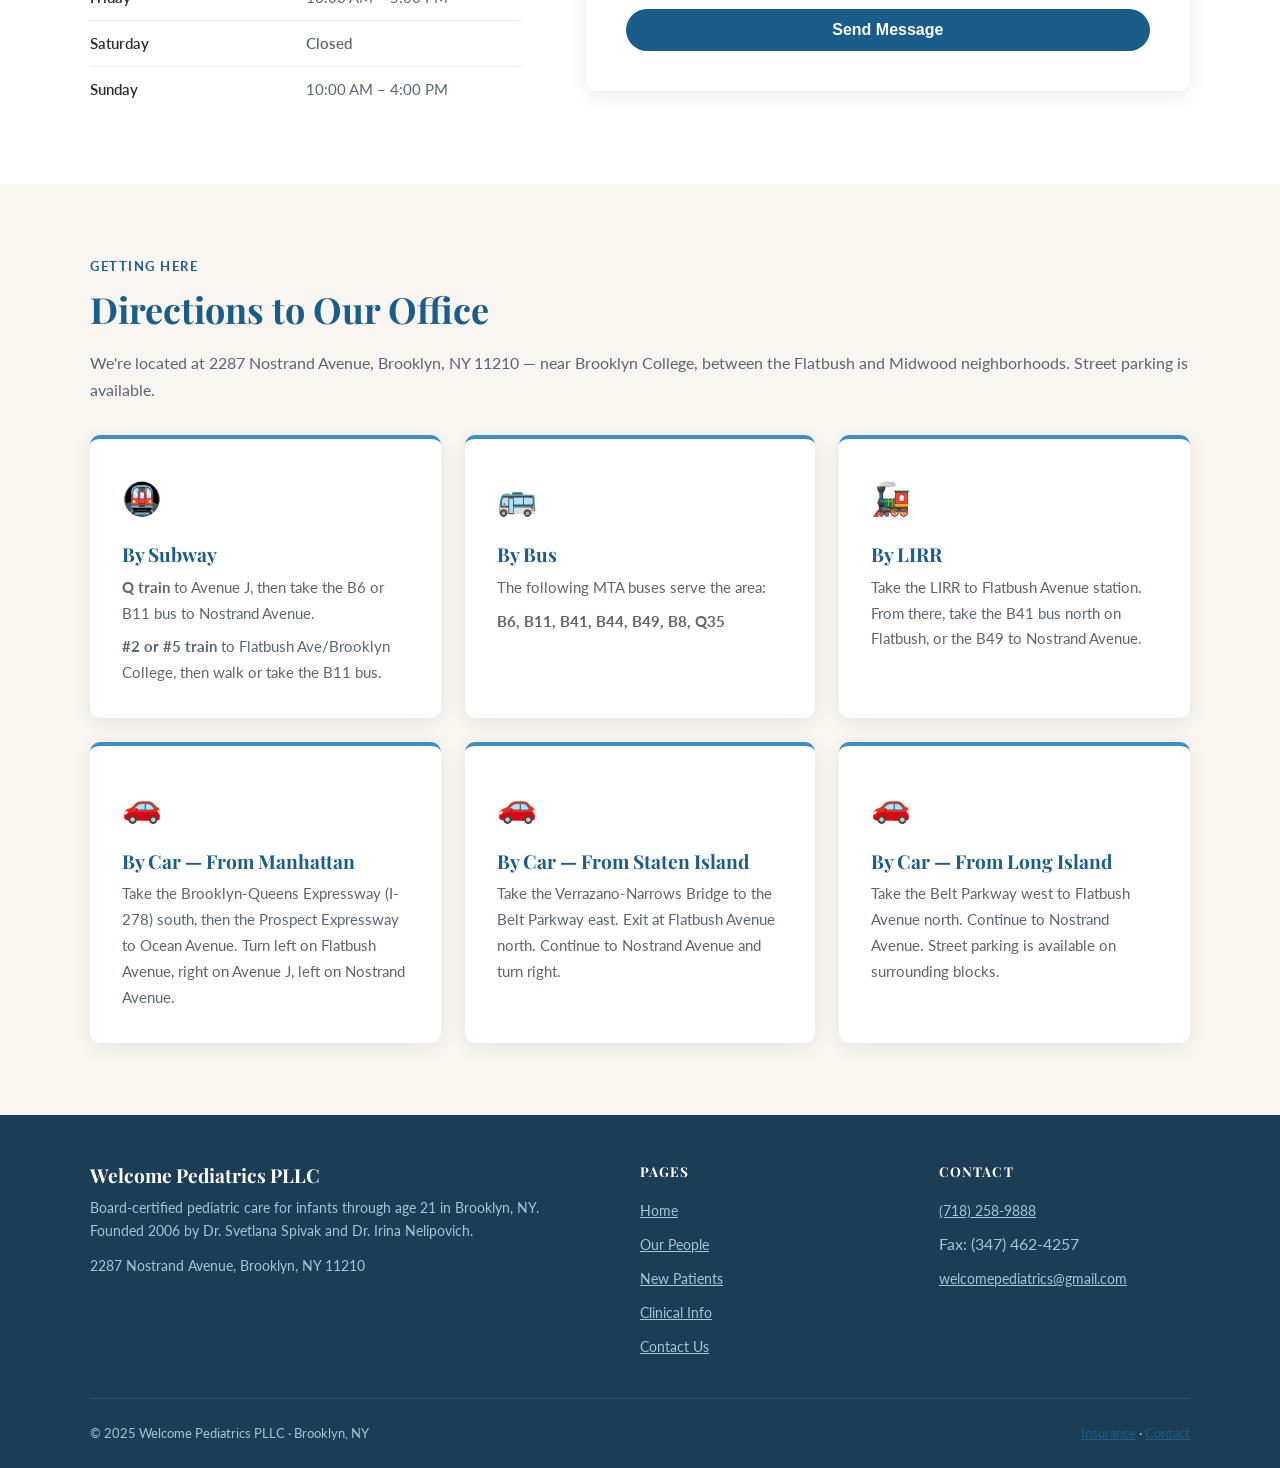
<file: contact.html>
<!DOCTYPE html>
<html lang="en">
<head>
  <meta charset="UTF-8" />
  <meta name="viewport" content="width=device-width, initial-scale=1.0" />
  <title>Contact Us | Welcome Pediatrics PLLC – Brooklyn, NY</title>
  <meta name="description" content="Contact Welcome Pediatrics PLLC in Brooklyn, NY. Call (718) 258-9888 or send a message. Office at 2287 Nostrand Avenue, Brooklyn, NY 11210." />
  <link rel="preconnect" href="https://fonts.googleapis.com" />
  <link rel="preconnect" href="https://fonts.gstatic.com" crossorigin />
  <link href="https://fonts.googleapis.com/css2?family=Lato:wght@400;500;600;700&family=Playfair+Display:wght@600;700&display=swap" rel="stylesheet" />
  <meta name="color-scheme" content="light" />
  <link rel="stylesheet" href="style.css" />
</head>
<body>

<a class="skip-link" href="#main-content">Skip to main content</a>

<nav aria-label="Main navigation">
  <div class="nav-inner">
    <a href="index.html" class="nav-logo" aria-label="Welcome Pediatrics PLLC — go to homepage">
      <img src="images/logo_main.png" alt="Welcome Pediatrics PLLC" style="height:44px;width:auto;" />
    </a>
    <ul class="nav-links" id="navLinks" role="list">
      <li><a href="index.html">Home</a></li>
      <li><a href="our-people.html">Our People</a></li>
      <li><a href="new-patients.html">New Patients</a></li>
      <li><a href="clinical.html">Clinical Info</a></li>
      <li><a href="contact.html" class="active nav-cta" aria-current="page">Contact Us</a></li>
    </ul>
    <button type="button" class="hamburger" id="hamburger" aria-expanded="false" aria-controls="navLinks" aria-label="Open navigation menu">
      <span aria-hidden="true"></span><span aria-hidden="true"></span><span aria-hidden="true"></span>
    </button>
  </div>
</nav>

<main id="main-content">

<div class="header-banner">
  <img src="images/home-header.png" alt="Welcome Pediatrics — Brooklyn, NY" />
</div>

<div class="page-hero">
  <h1>Contact Us</h1>
  <p>Call us, send a message, or stop by our office in Brooklyn. We're here to help.</p>
</div>

<section>
  <div class="section-inner">
    <div class="warning-box" style="margin-bottom:2rem;">
      <p><strong>Medical Emergencies:</strong> If your child is experiencing a medical emergency, call <strong>911</strong> immediately. Do not use this form for emergencies.</p>
    </div>

    <div class="contact-grid">
      <!-- Contact Info -->
      <div class="contact-info">
        <h2 class="section-title">Get in Touch</h2>
        <p>Our friendly staff is happy to help with appointments, questions about your child's care, insurance inquiries, and more.</p>

        <div class="contact-detail">
          <span class="icon" aria-hidden="true">📞</span>
          <div>
            <strong>Phone</strong>
            <a href="tel:7182589888">(718) 258-9888</a>
          </div>
        </div>

        <div class="contact-detail">
          <span class="icon" aria-hidden="true">📠</span>
          <div>
            <strong>Fax</strong>
            <span>(347) 462-4257</span>
          </div>
        </div>

        <div class="contact-detail">
          <span class="icon" aria-hidden="true">✉️</span>
          <div>
            <strong>Email</strong>
            <a href="mailto:welcomepediatrics@gmail.com">welcomepediatrics@gmail.com</a>
          </div>
        </div>

        <div class="contact-detail">
          <span class="icon" aria-hidden="true">📍</span>
          <div>
            <strong>Address</strong>
            <span>2287 Nostrand Avenue<br>Brooklyn, NY 11210</span>
          </div>
        </div>

        <h3 style="color:var(--blue-dark);margin:2rem 0 1rem;font-size:1.2rem;">Office Hours</h3>
        <table class="hours-table" aria-label="Office hours">
          <thead>
            <tr>
              <th scope="col">Day</th>
              <th scope="col">Hours</th>
            </tr>
          </thead>
          <tbody>
            <tr><th scope="row">Monday</th><td>11:00 AM – 6:00 PM</td></tr>
            <tr><th scope="row">Tuesday</th><td>11:00 AM – 6:00 PM</td></tr>
            <tr><th scope="row">Wednesday</th><td>11:00 AM – 6:00 PM</td></tr>
            <tr><th scope="row">Thursday</th><td>11:00 AM – 6:00 PM</td></tr>
            <tr><th scope="row">Friday</th><td>10:00 AM – 5:00 PM</td></tr>
            <tr><th scope="row">Saturday</th><td class="hours-closed">Closed</td></tr>
            <tr><th scope="row">Sunday</th><td>10:00 AM – 4:00 PM</td></tr>
          </tbody>
        </table>
      </div>

      <!-- Contact Form -->
      <div>
        <div class="contact-form">
          <h2 style="font-size:1.4rem;color:var(--blue-dark);margin-bottom:1.5rem;">Send Us a Message</h2>
          <div class="warning-box" style="margin-bottom:1.5rem;">
            <p><strong>Privacy Notice:</strong> Do not include any personal health information, medical records, symptoms, diagnoses, or other protected health information (PHI) in this form. This is not a HIPAA-secure channel. For medical questions, please call us at <a href="tel:7182589888">(718) 258-9888</a>.</p>
          </div>
          <form action="https://formsubmit.co/welcomepediatrics@gmail.com" method="POST" novalidate>
            <input type="hidden" name="_subject" value="Website message — Welcome Pediatrics" />
            <input type="hidden" name="_next" value="thankyou.html" />
            <input type="hidden" name="_captcha" value="false" />
            <input type="text" name="_honey" style="display:none" tabindex="-1" autocomplete="off" />

            <div class="form-row">
              <div class="form-group">
                <label for="first-name">First Name <span aria-hidden="true">*</span><span class="sr-only">(required)</span></label>
                <input type="text" id="first-name" name="first_name" required autocomplete="given-name" />
              </div>
              <div class="form-group">
                <label for="last-name">Last Name <span aria-hidden="true">*</span><span class="sr-only">(required)</span></label>
                <input type="text" id="last-name" name="last_name" required autocomplete="family-name" />
              </div>
            </div>

            <div class="form-group">
              <label for="email">Email Address <span aria-hidden="true">*</span><span class="sr-only">(required)</span></label>
              <input type="email" id="email" name="email" required autocomplete="email" />
            </div>

            <div class="form-group">
              <label for="phone">Phone Number</label>
              <input type="tel" id="phone" name="phone" autocomplete="tel" />
            </div>

            <div class="form-group">
              <label for="reason">Reason for Contact</label>
              <select id="reason" name="reason">
                <option value="">Select one...</option>
                <option value="New Patient">New patient inquiry</option>
                <option value="Appointment">Schedule/change an appointment</option>
                <option value="Prenatal Visit">Prenatal visit request</option>
                <option value="Insurance">Insurance question</option>
                <option value="Test Results">Test results or records</option>
                <option value="Other">Other</option>
              </select>
            </div>

            <div class="form-group">
              <label for="message">Message <span aria-hidden="true">*</span><span class="sr-only">(required)</span></label>
              <textarea id="message" name="message" required rows="5" placeholder="How can we help?"></textarea>
            </div>

            <button type="submit" class="btn btn-primary" style="width:100%;font-size:1rem;">Send Message</button>
          </form>
        </div>
      </div>
    </div>
  </div>
</section>

<!-- ── Directions ── -->
<section class="alt" id="directions">
  <div class="section-inner">
    <p class="section-label">Getting Here</p>
    <h2 class="section-title">Directions to Our Office</h2>
    <p style="color:var(--muted);margin-bottom:2rem;">We're located at 2287 Nostrand Avenue, Brooklyn, NY 11210 — near Brooklyn College, between the Flatbush and Midwood neighborhoods. Street parking is available.</p>

    <div class="cards">
      <div class="card">
        <div class="card-icon" aria-hidden="true">🚇</div>
        <h3>By Subway</h3>
        <p><strong>Q train</strong> to Avenue J, then take the B6 or B11 bus to Nostrand Avenue.</p>
        <p style="margin-top:0.5rem;"><strong>#2 or #5 train</strong> to Flatbush Ave/Brooklyn College, then walk or take the B11 bus.</p>
      </div>

      <div class="card">
        <div class="card-icon" aria-hidden="true">🚌</div>
        <h3>By Bus</h3>
        <p>The following MTA buses serve the area:</p>
        <p style="margin-top:0.5rem;"><strong>B6, B11, B41, B44, B49, B8, Q35</strong></p>
      </div>

      <div class="card">
        <div class="card-icon" aria-hidden="true">🚂</div>
        <h3>By LIRR</h3>
        <p>Take the LIRR to Flatbush Avenue station. From there, take the B41 bus north on Flatbush, or the B49 to Nostrand Avenue.</p>
      </div>

      <div class="card">
        <div class="card-icon" aria-hidden="true">🚗</div>
        <h3>By Car — From Manhattan</h3>
        <p>Take the Brooklyn-Queens Expressway (I-278) south, then the Prospect Expressway to Ocean Avenue. Turn left on Flatbush Avenue, right on Avenue J, left on Nostrand Avenue.</p>
      </div>

      <div class="card">
        <div class="card-icon" aria-hidden="true">🚗</div>
        <h3>By Car — From Staten Island</h3>
        <p>Take the Verrazano-Narrows Bridge to the Belt Parkway east. Exit at Flatbush Avenue north. Continue to Nostrand Avenue and turn right.</p>
      </div>

      <div class="card">
        <div class="card-icon" aria-hidden="true">🚗</div>
        <h3>By Car — From Long Island</h3>
        <p>Take the Belt Parkway west to Flatbush Avenue north. Continue to Nostrand Avenue. Street parking is available on surrounding blocks.</p>
      </div>
    </div>
  </div>
</section>

</main>

<footer aria-label="Site footer">
  <div class="footer-inner">
    <div class="footer-brand">
      <h3>Welcome Pediatrics PLLC</h3>
      <p>Board-certified pediatric care for infants through age 21 in Brooklyn, NY. Founded 2006 by Dr. Svetlana Spivak and Dr. Irina Nelipovich.</p>
      <p style="margin-top:0.75rem;">2287 Nostrand Avenue, Brooklyn, NY 11210</p>
    </div>
    <div class="footer-nav">
      <h4>Pages</h4>
      <ul role="list">
        <li><a href="index.html">Home</a></li>
        <li><a href="our-people.html">Our People</a></li>
        <li><a href="new-patients.html">New Patients</a></li>
        <li><a href="clinical.html">Clinical Info</a></li>
        <li><a href="contact.html">Contact Us</a></li>
      </ul>
    </div>
    <div class="footer-nav">
      <h4>Contact</h4>
      <ul role="list">
        <li><a href="tel:7182589888">(718) 258-9888</a></li>
        <li>Fax: (347) 462-4257</li>
        <li><a href="mailto:welcomepediatrics@gmail.com">welcomepediatrics@gmail.com</a></li>
      </ul>
    </div>
  </div>
  <div class="footer-bottom">
    <span>© 2025 Welcome Pediatrics PLLC · Brooklyn, NY</span>
    <span><a href="new-patients.html#insurance">Insurance</a> · <a href="contact.html">Contact</a></span>
  </div>
</footer>

<script src="nav.js"></script>
</body>
</html>
</file>
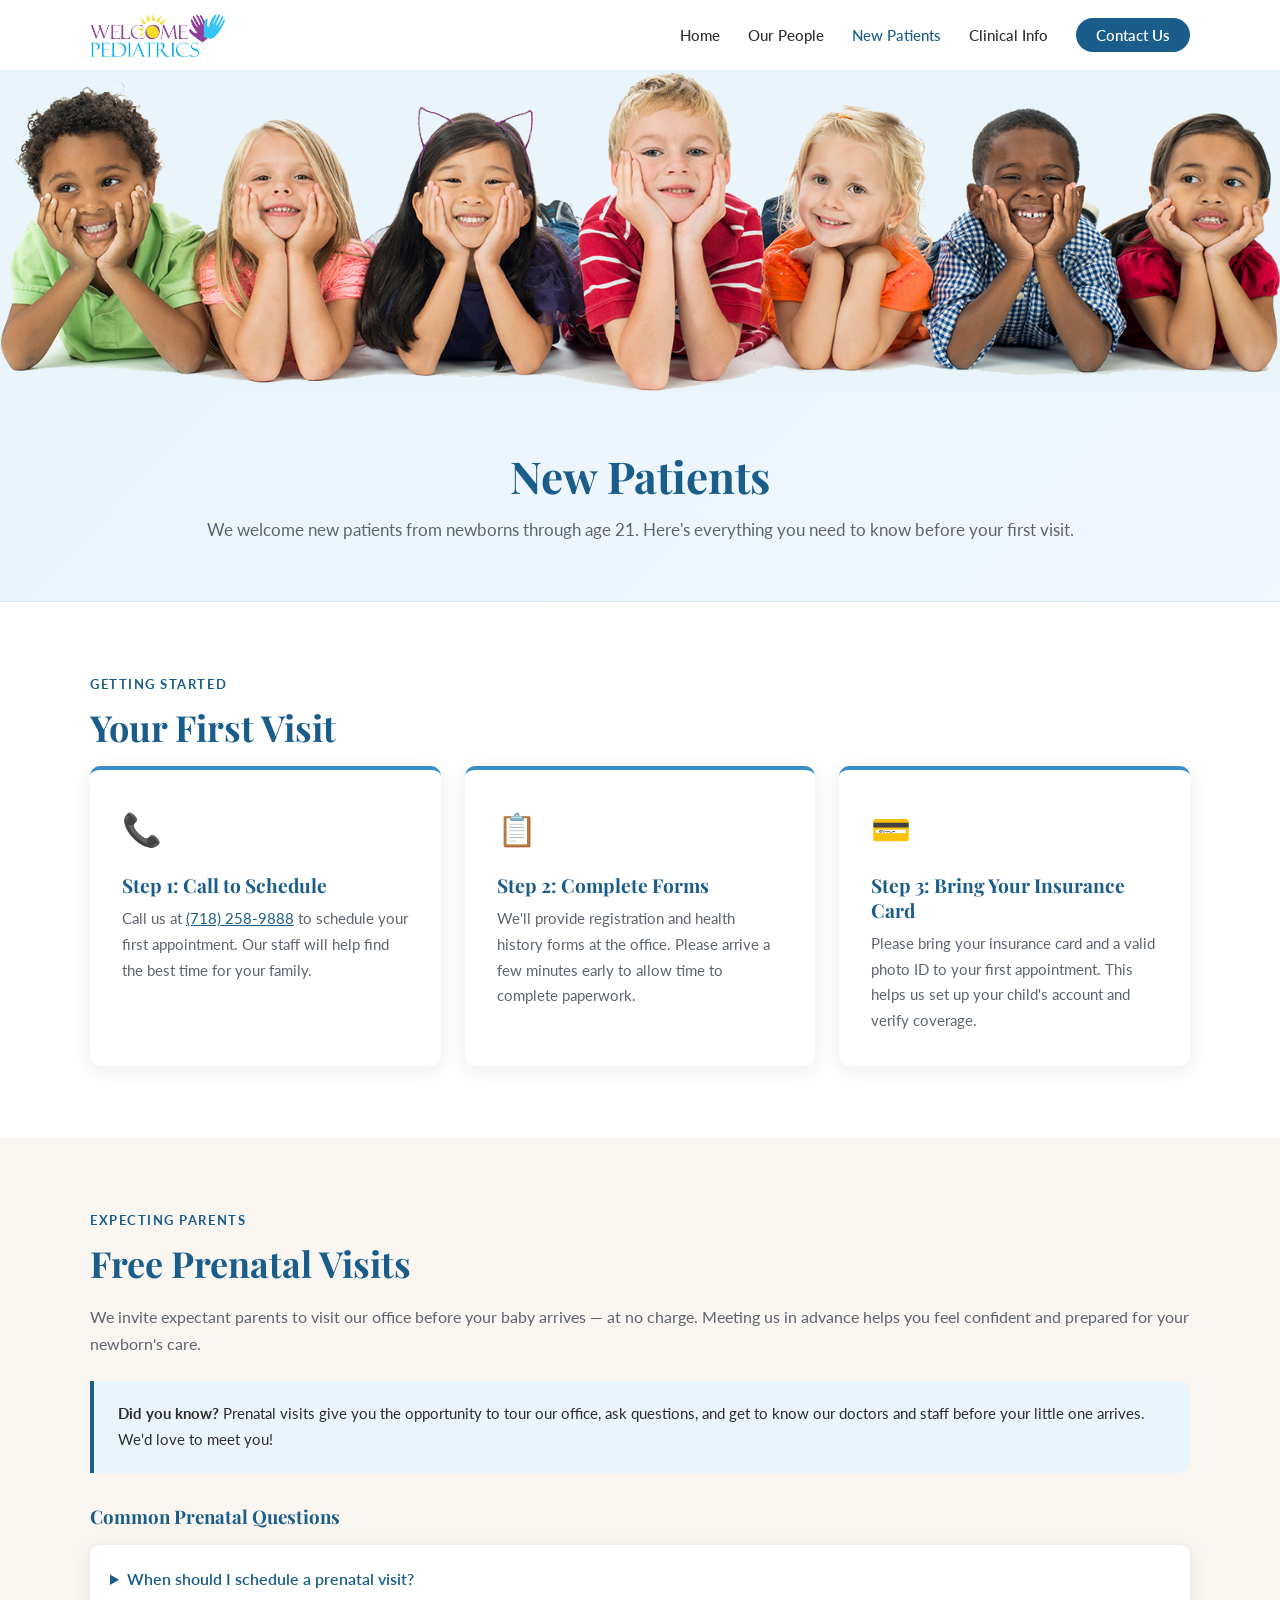
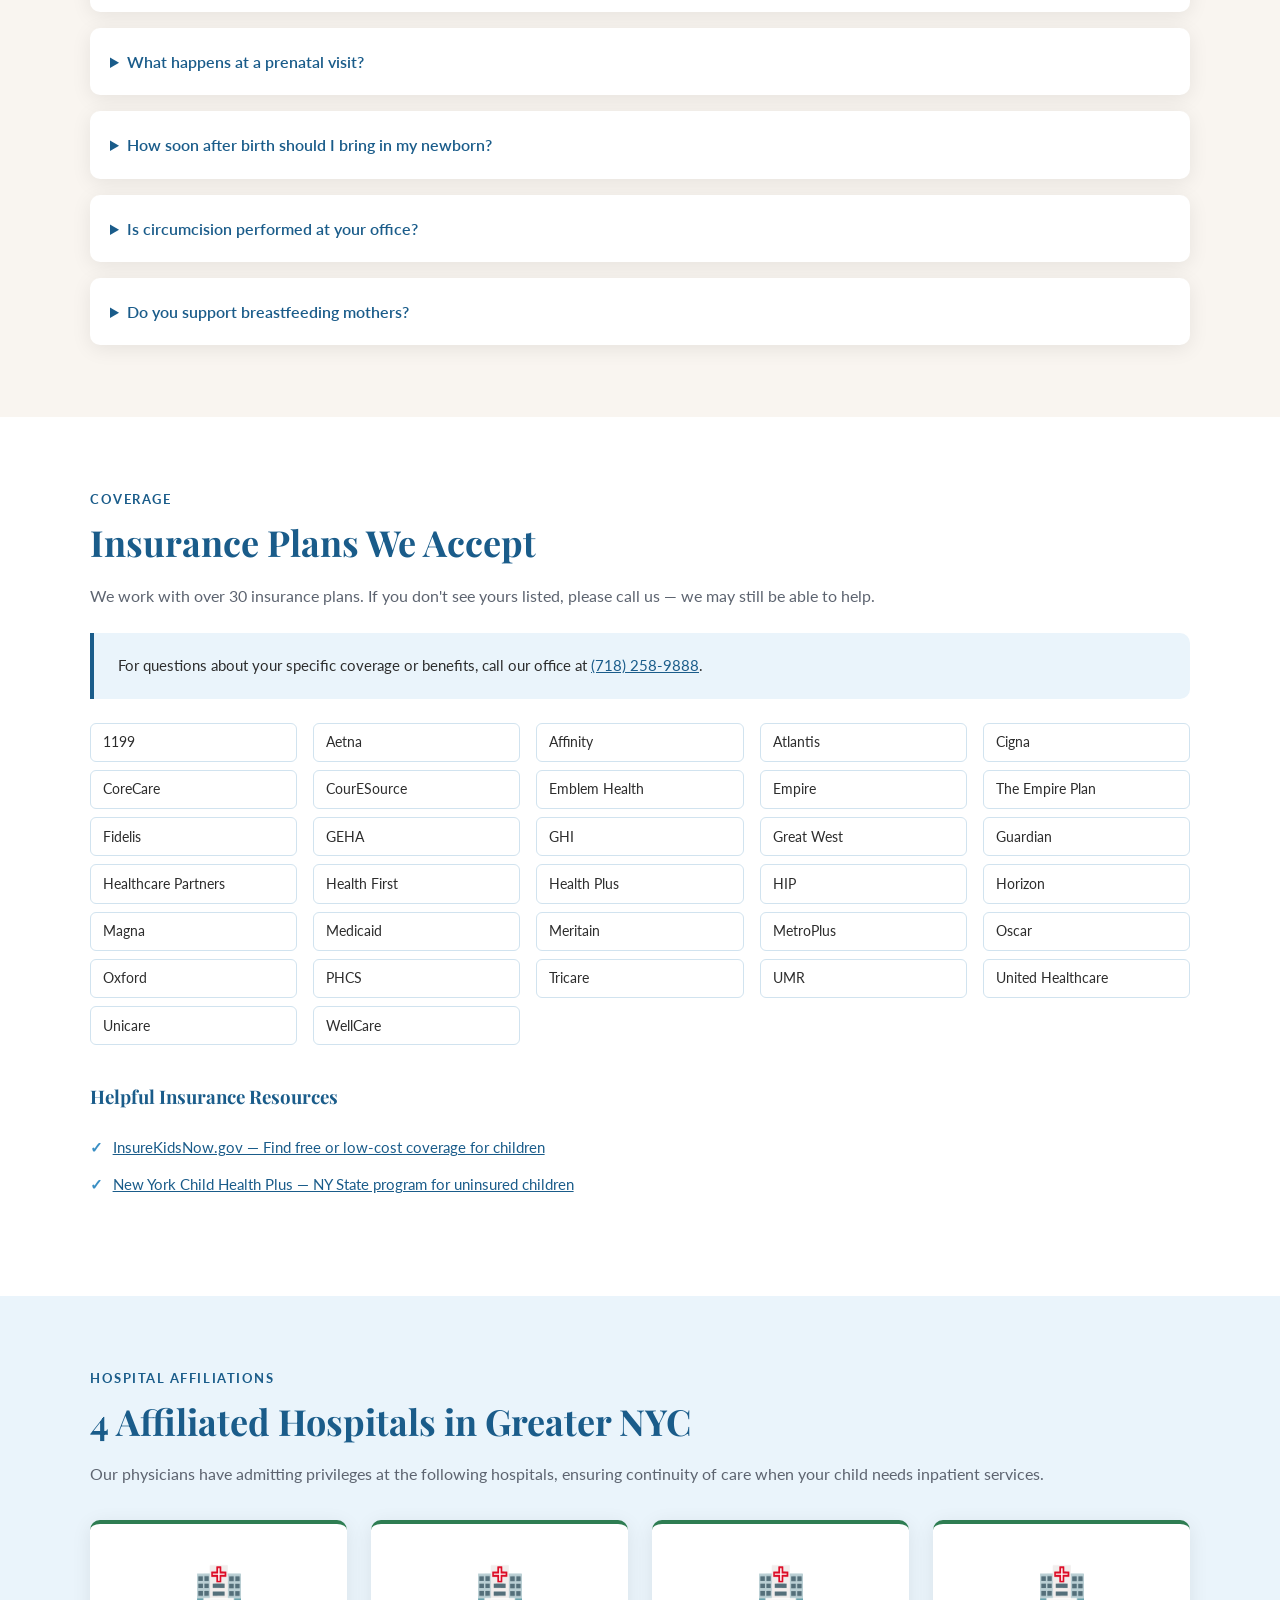
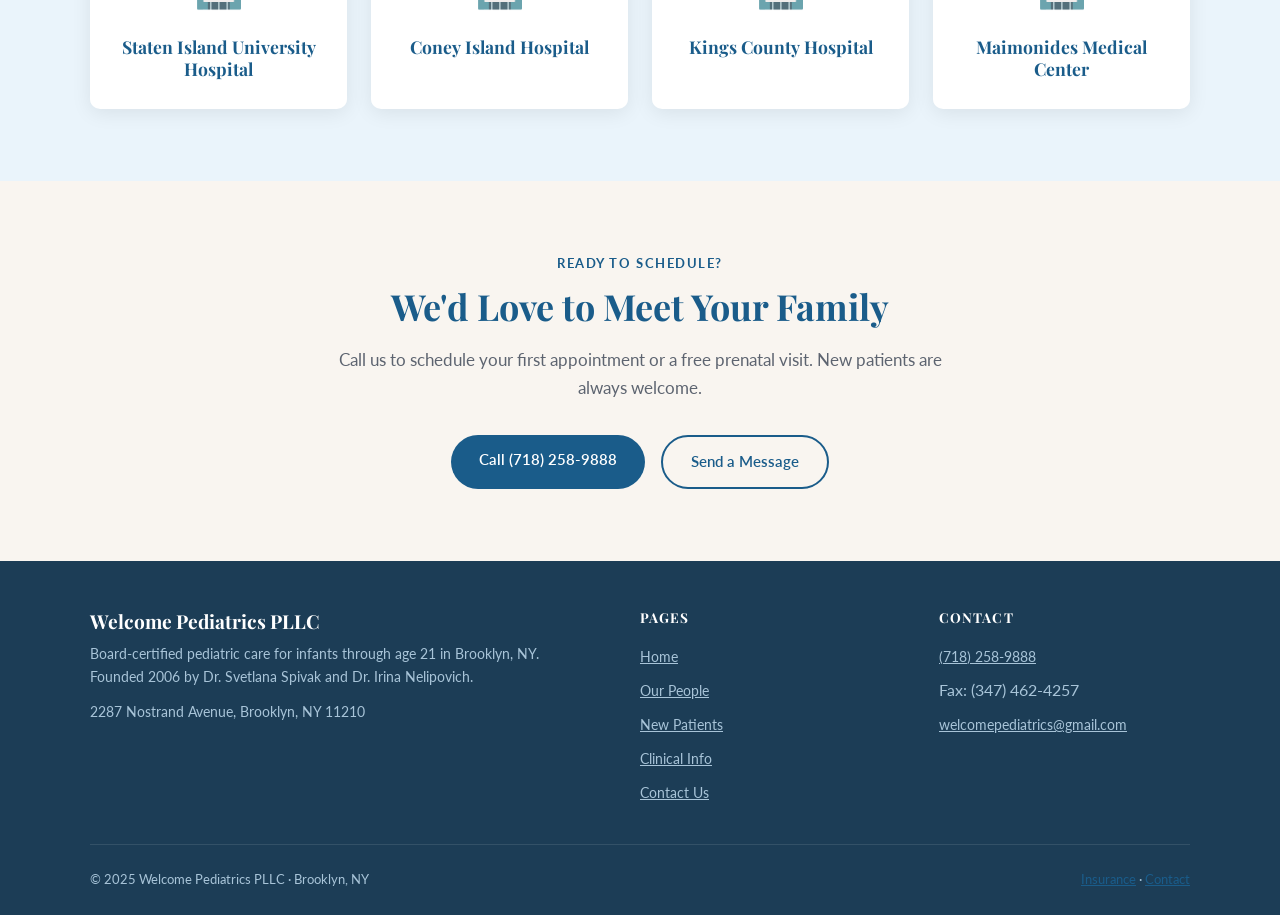
<file: new-patients.html>
<!DOCTYPE html>
<html lang="en">
<head>
  <meta charset="UTF-8" />
  <meta name="viewport" content="width=device-width, initial-scale=1.0" />
  <title>New Patients | Welcome Pediatrics PLLC – Brooklyn, NY</title>
  <meta name="description" content="New patient information for Welcome Pediatrics PLLC in Brooklyn, NY — prenatal visits, first visit, insurance plans accepted, and more." />
  <link rel="preconnect" href="https://fonts.googleapis.com" />
  <link rel="preconnect" href="https://fonts.gstatic.com" crossorigin />
  <link href="https://fonts.googleapis.com/css2?family=Lato:wght@400;500;600;700&family=Playfair+Display:wght@600;700&display=swap" rel="stylesheet" />
  <meta name="color-scheme" content="light" />
  <link rel="stylesheet" href="style.css" />
</head>
<body>

<a class="skip-link" href="#main-content">Skip to main content</a>

<nav aria-label="Main navigation">
  <div class="nav-inner">
    <a href="index.html" class="nav-logo" aria-label="Welcome Pediatrics PLLC — go to homepage">
      <img src="images/logo_main.png" alt="Welcome Pediatrics PLLC" style="height:44px;width:auto;" />
    </a>
    <ul class="nav-links" id="navLinks" role="list">
      <li><a href="index.html">Home</a></li>
      <li><a href="our-people.html">Our People</a></li>
      <li><a href="new-patients.html" class="active" aria-current="page">New Patients</a></li>
      <li><a href="clinical.html">Clinical Info</a></li>
      <li><a href="contact.html" class="nav-cta">Contact Us</a></li>
    </ul>
    <button type="button" class="hamburger" id="hamburger" aria-expanded="false" aria-controls="navLinks" aria-label="Open navigation menu">
      <span aria-hidden="true"></span><span aria-hidden="true"></span><span aria-hidden="true"></span>
    </button>
  </div>
</nav>

<main id="main-content">

<div class="header-banner">
  <img src="images/home-header.png" alt="Welcome Pediatrics — Brooklyn, NY" />
</div>

<div class="page-hero">
  <h1>New Patients</h1>
  <p>We welcome new patients from newborns through age 21. Here's everything you need to know before your first visit.</p>
</div>

<!-- ── Getting Started ── -->
<section>
  <div class="section-inner">
    <p class="section-label">Getting Started</p>
    <h2 class="section-title">Your First Visit</h2>
    <div class="cards">
      <div class="card">
        <div class="card-icon" aria-hidden="true">📞</div>
        <h3>Step 1: Call to Schedule</h3>
        <p>Call us at <a href="tel:7182589888">(718) 258-9888</a> to schedule your first appointment. Our staff will help find the best time for your family.</p>
      </div>
      <div class="card">
        <div class="card-icon" aria-hidden="true">📋</div>
        <h3>Step 2: Complete Forms</h3>
        <p>We'll provide registration and health history forms at the office. Please arrive a few minutes early to allow time to complete paperwork.</p>
      </div>
      <div class="card">
        <div class="card-icon" aria-hidden="true">💳</div>
        <h3>Step 3: Bring Your Insurance Card</h3>
        <p>Please bring your insurance card and a valid photo ID to your first appointment. This helps us set up your child's account and verify coverage.</p>
      </div>
    </div>
  </div>
</section>

<!-- ── Prenatal Visits ── -->
<section class="alt" id="prenatal">
  <div class="section-inner">
    <p class="section-label">Expecting Parents</p>
    <h2 class="section-title">Free Prenatal Visits</h2>
    <p style="color:var(--muted);margin-bottom:1.5rem;">We invite expectant parents to visit our office before your baby arrives — at no charge. Meeting us in advance helps you feel confident and prepared for your newborn's care.</p>
    <div class="info-box">
      <p><strong>Did you know?</strong> Prenatal visits give you the opportunity to tour our office, ask questions, and get to know our doctors and staff before your little one arrives. We'd love to meet you!</p>
    </div>

    <h3 style="color:var(--blue-dark);margin:2rem 0 1rem;">Common Prenatal Questions</h3>
    <div style="display:grid;gap:1rem;">
      <details style="background:var(--white);border-radius:var(--radius);padding:1.25rem;box-shadow:var(--shadow);">
        <summary style="font-weight:600;color:var(--blue-dark);cursor:pointer;">When should I schedule a prenatal visit?</summary>
        <p style="color:var(--muted);margin-top:0.75rem;font-size:0.95rem;">We recommend scheduling your prenatal visit during the third trimester — around 32–36 weeks. This gives you time to ask questions and finalize your choice of pediatrician before your due date.</p>
      </details>
      <details style="background:var(--white);border-radius:var(--radius);padding:1.25rem;box-shadow:var(--shadow);">
        <summary style="font-weight:600;color:var(--blue-dark);cursor:pointer;">What happens at a prenatal visit?</summary>
        <p style="color:var(--muted);margin-top:0.75rem;font-size:0.95rem;">You'll meet with one of our doctors to discuss feeding choices (breastfeeding or formula), vaccination schedules, what to expect in the newborn period, and any concerns you may have. We also walk you through our office procedures and answer any questions.</p>
      </details>
      <details style="background:var(--white);border-radius:var(--radius);padding:1.25rem;box-shadow:var(--shadow);">
        <summary style="font-weight:600;color:var(--blue-dark);cursor:pointer;">How soon after birth should I bring in my newborn?</summary>
        <p style="color:var(--muted);margin-top:0.75rem;font-size:0.95rem;">Typically within 3–5 days of discharge from the hospital, or sooner if there are any concerns. Our doctors will discuss the exact timeline with you at your prenatal visit.</p>
      </details>
      <details style="background:var(--white);border-radius:var(--radius);padding:1.25rem;box-shadow:var(--shadow);">
        <summary style="font-weight:600;color:var(--blue-dark);cursor:pointer;">Is circumcision performed at your office?</summary>
        <p style="color:var(--muted);margin-top:0.75rem;font-size:0.95rem;">Please call us to discuss circumcision options. Our team will provide guidance based on your preferences and the most current medical recommendations.</p>
      </details>
      <details style="background:var(--white);border-radius:var(--radius);padding:1.25rem;box-shadow:var(--shadow);">
        <summary style="font-weight:600;color:var(--blue-dark);cursor:pointer;">Do you support breastfeeding mothers?</summary>
        <p style="color:var(--muted);margin-top:0.75rem;font-size:0.95rem;">Absolutely. Our doctors strongly support breastfeeding and can provide guidance, resources, and referrals as needed. We'll discuss your feeding plan and help you get off to a great start.</p>
      </details>
    </div>
  </div>
</section>

<!-- ── Insurance ── -->
<section id="insurance">
  <div class="section-inner">
    <p class="section-label">Coverage</p>
    <h2 class="section-title">Insurance Plans We Accept</h2>
    <p style="color:var(--muted);margin-bottom:1rem;">We work with over 30 insurance plans. If you don't see yours listed, please call us — we may still be able to help.</p>
    <div class="info-box">
      <p>For questions about your specific coverage or benefits, call our office at <a href="tel:7182589888">(718) 258-9888</a>.</p>
    </div>
    <div class="insurance-grid" aria-label="Accepted insurance plans">
      <div class="insurance-item">1199</div>
      <div class="insurance-item">Aetna</div>
      <div class="insurance-item">Affinity</div>
      <div class="insurance-item">Atlantis</div>
      <div class="insurance-item">Cigna</div>
      <div class="insurance-item">CoreCare</div>
      <div class="insurance-item">CourESource</div>
      <div class="insurance-item">Emblem Health</div>
      <div class="insurance-item">Empire</div>
      <div class="insurance-item">The Empire Plan</div>
      <div class="insurance-item">Fidelis</div>
      <div class="insurance-item">GEHA</div>
      <div class="insurance-item">GHI</div>
      <div class="insurance-item">Great West</div>
      <div class="insurance-item">Guardian</div>
      <div class="insurance-item">Healthcare Partners</div>
      <div class="insurance-item">Health First</div>
      <div class="insurance-item">Health Plus</div>
      <div class="insurance-item">HIP</div>
      <div class="insurance-item">Horizon</div>
      <div class="insurance-item">Magna</div>
      <div class="insurance-item">Medicaid</div>
      <div class="insurance-item">Meritain</div>
      <div class="insurance-item">MetroPlus</div>
      <div class="insurance-item">Oscar</div>
      <div class="insurance-item">Oxford</div>
      <div class="insurance-item">PHCS</div>
      <div class="insurance-item">Tricare</div>
      <div class="insurance-item">UMR</div>
      <div class="insurance-item">United Healthcare</div>
      <div class="insurance-item">Unicare</div>
      <div class="insurance-item">WellCare</div>
    </div>

    <h3 style="color:var(--blue-dark);margin:2.5rem 0 1rem;">Helpful Insurance Resources</h3>
    <ul class="credential-list">
      <li><a href="https://www.insurekidsnow.gov" rel="noopener noreferrer" target="_blank">InsureKidsNow.gov — Find free or low-cost coverage for children</a></li>
      <li><a href="https://www.health.ny.gov/health_care/child_health_plus/" rel="noopener noreferrer" target="_blank">New York Child Health Plus — NY State program for uninsured children</a></li>
    </ul>
  </div>
</section>

<!-- ── Hospital Affiliations ── -->
<section class="blue-bg" id="hospitals">
  <div class="section-inner">
    <p class="section-label">Hospital Affiliations</p>
    <h2 class="section-title">4 Affiliated Hospitals in Greater NYC</h2>
    <p style="color:var(--muted);margin-bottom:0.5rem;">Our physicians have admitting privileges at the following hospitals, ensuring continuity of care when your child needs inpatient services.</p>
    <div class="hospital-grid">
      <div class="hospital-card">
        <div class="icon" aria-hidden="true">🏥</div>
        <h3>Staten Island University Hospital</h3>
      </div>
      <div class="hospital-card">
        <div class="icon" aria-hidden="true">🏥</div>
        <h3>Coney Island Hospital</h3>
      </div>
      <div class="hospital-card">
        <div class="icon" aria-hidden="true">🏥</div>
        <h3>Kings County Hospital</h3>
      </div>
      <div class="hospital-card">
        <div class="icon" aria-hidden="true">🏥</div>
        <h3>Maimonides Medical Center</h3>
      </div>
    </div>
  </div>
</section>

<!-- ── CTA ── -->
<section class="alt">
  <div class="section-inner" style="text-align:center;max-width:640px;margin:0 auto;">
    <p class="section-label">Ready to Schedule?</p>
    <h2 class="section-title">We'd Love to Meet Your Family</h2>
    <p style="color:var(--muted);font-size:1.05rem;margin-bottom:2rem;">Call us to schedule your first appointment or a free prenatal visit. New patients are always welcome.</p>
    <div class="hero-buttons" style="justify-content:center;">
      <a href="tel:7182589888" class="btn btn-primary">Call (718) 258-9888</a>
      <a href="contact.html" class="btn btn-outline">Send a Message</a>
    </div>
  </div>
</section>

</main>

<footer aria-label="Site footer">
  <div class="footer-inner">
    <div class="footer-brand">
      <h3>Welcome Pediatrics PLLC</h3>
      <p>Board-certified pediatric care for infants through age 21 in Brooklyn, NY. Founded 2006 by Dr. Svetlana Spivak and Dr. Irina Nelipovich.</p>
      <p style="margin-top:0.75rem;">2287 Nostrand Avenue, Brooklyn, NY 11210</p>
    </div>
    <div class="footer-nav">
      <h4>Pages</h4>
      <ul role="list">
        <li><a href="index.html">Home</a></li>
        <li><a href="our-people.html">Our People</a></li>
        <li><a href="new-patients.html">New Patients</a></li>
        <li><a href="clinical.html">Clinical Info</a></li>
        <li><a href="contact.html">Contact Us</a></li>
      </ul>
    </div>
    <div class="footer-nav">
      <h4>Contact</h4>
      <ul role="list">
        <li><a href="tel:7182589888">(718) 258-9888</a></li>
        <li>Fax: (347) 462-4257</li>
        <li><a href="mailto:welcomepediatrics@gmail.com">welcomepediatrics@gmail.com</a></li>
      </ul>
    </div>
  </div>
  <div class="footer-bottom">
    <span>© 2025 Welcome Pediatrics PLLC · Brooklyn, NY</span>
    <span><a href="new-patients.html#insurance">Insurance</a> · <a href="contact.html">Contact</a></span>
  </div>
</footer>

<script src="nav.js"></script>
</body>
</html>
</file>
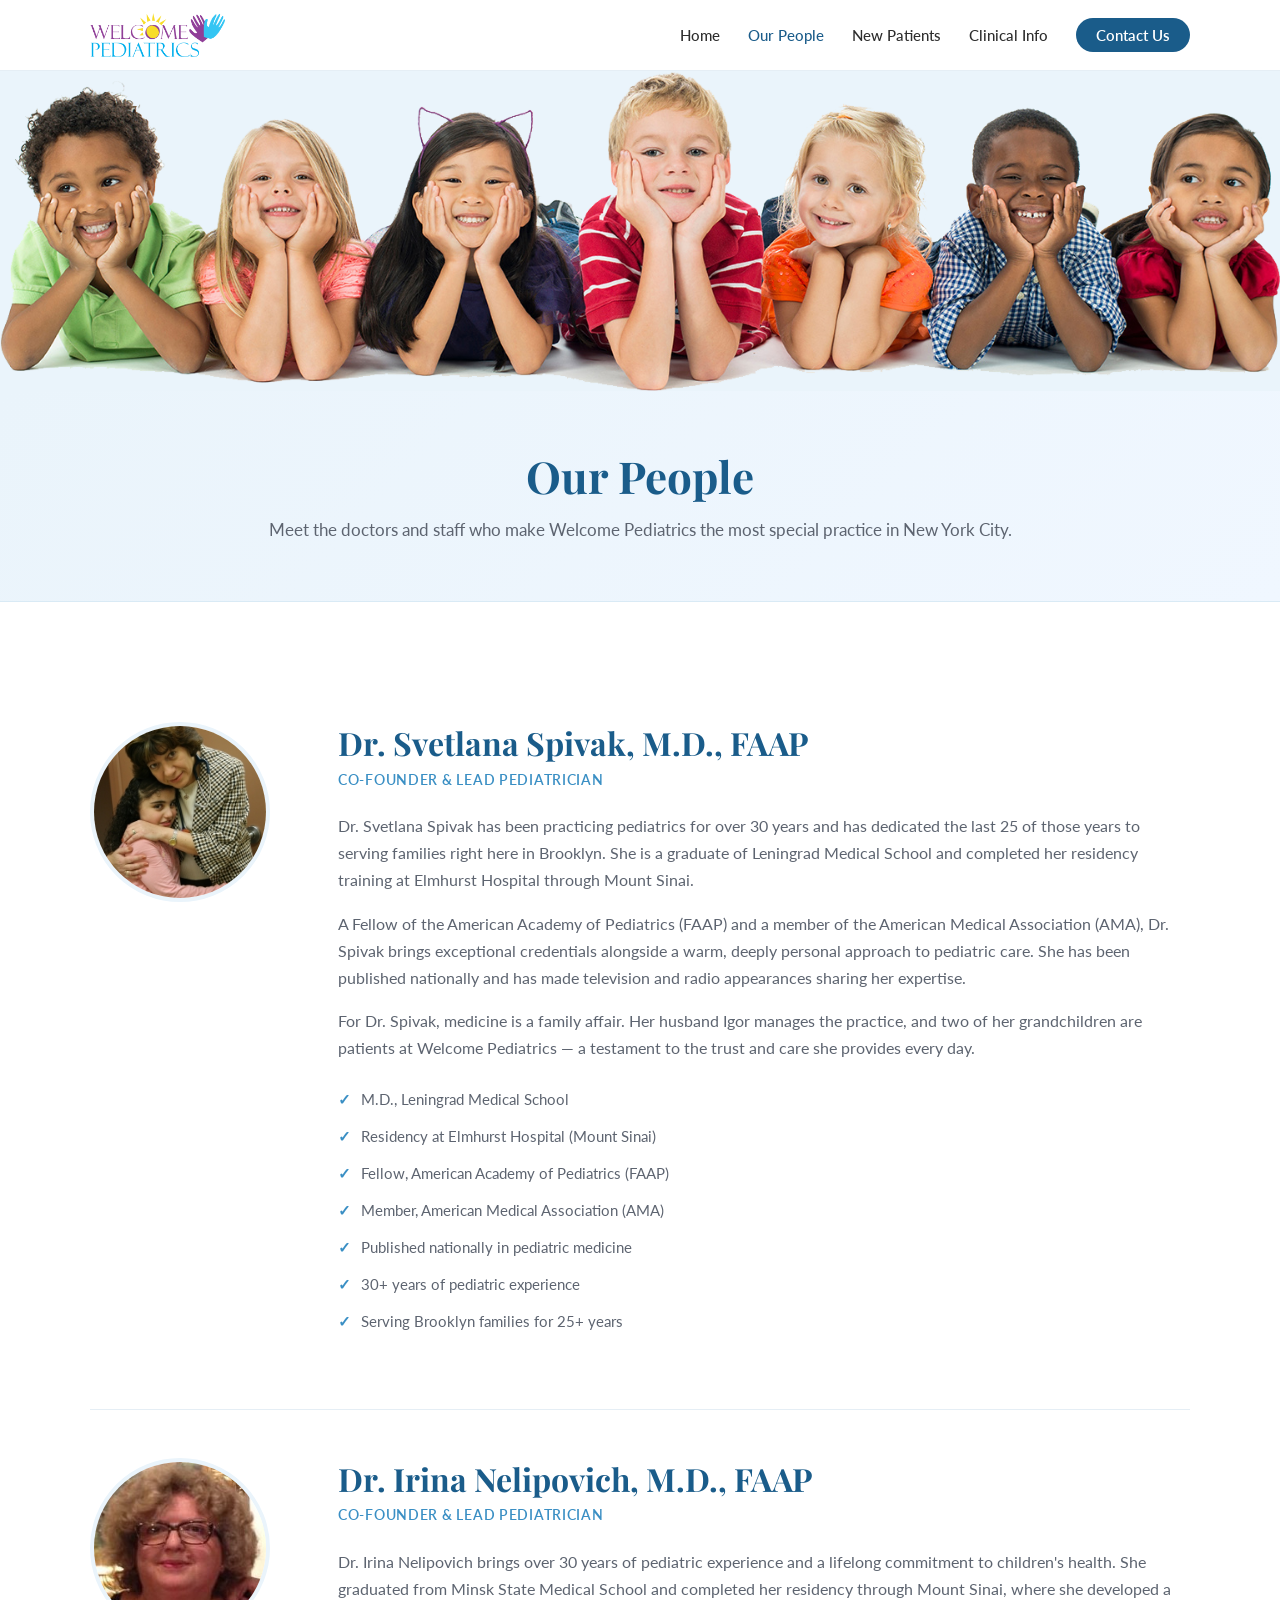
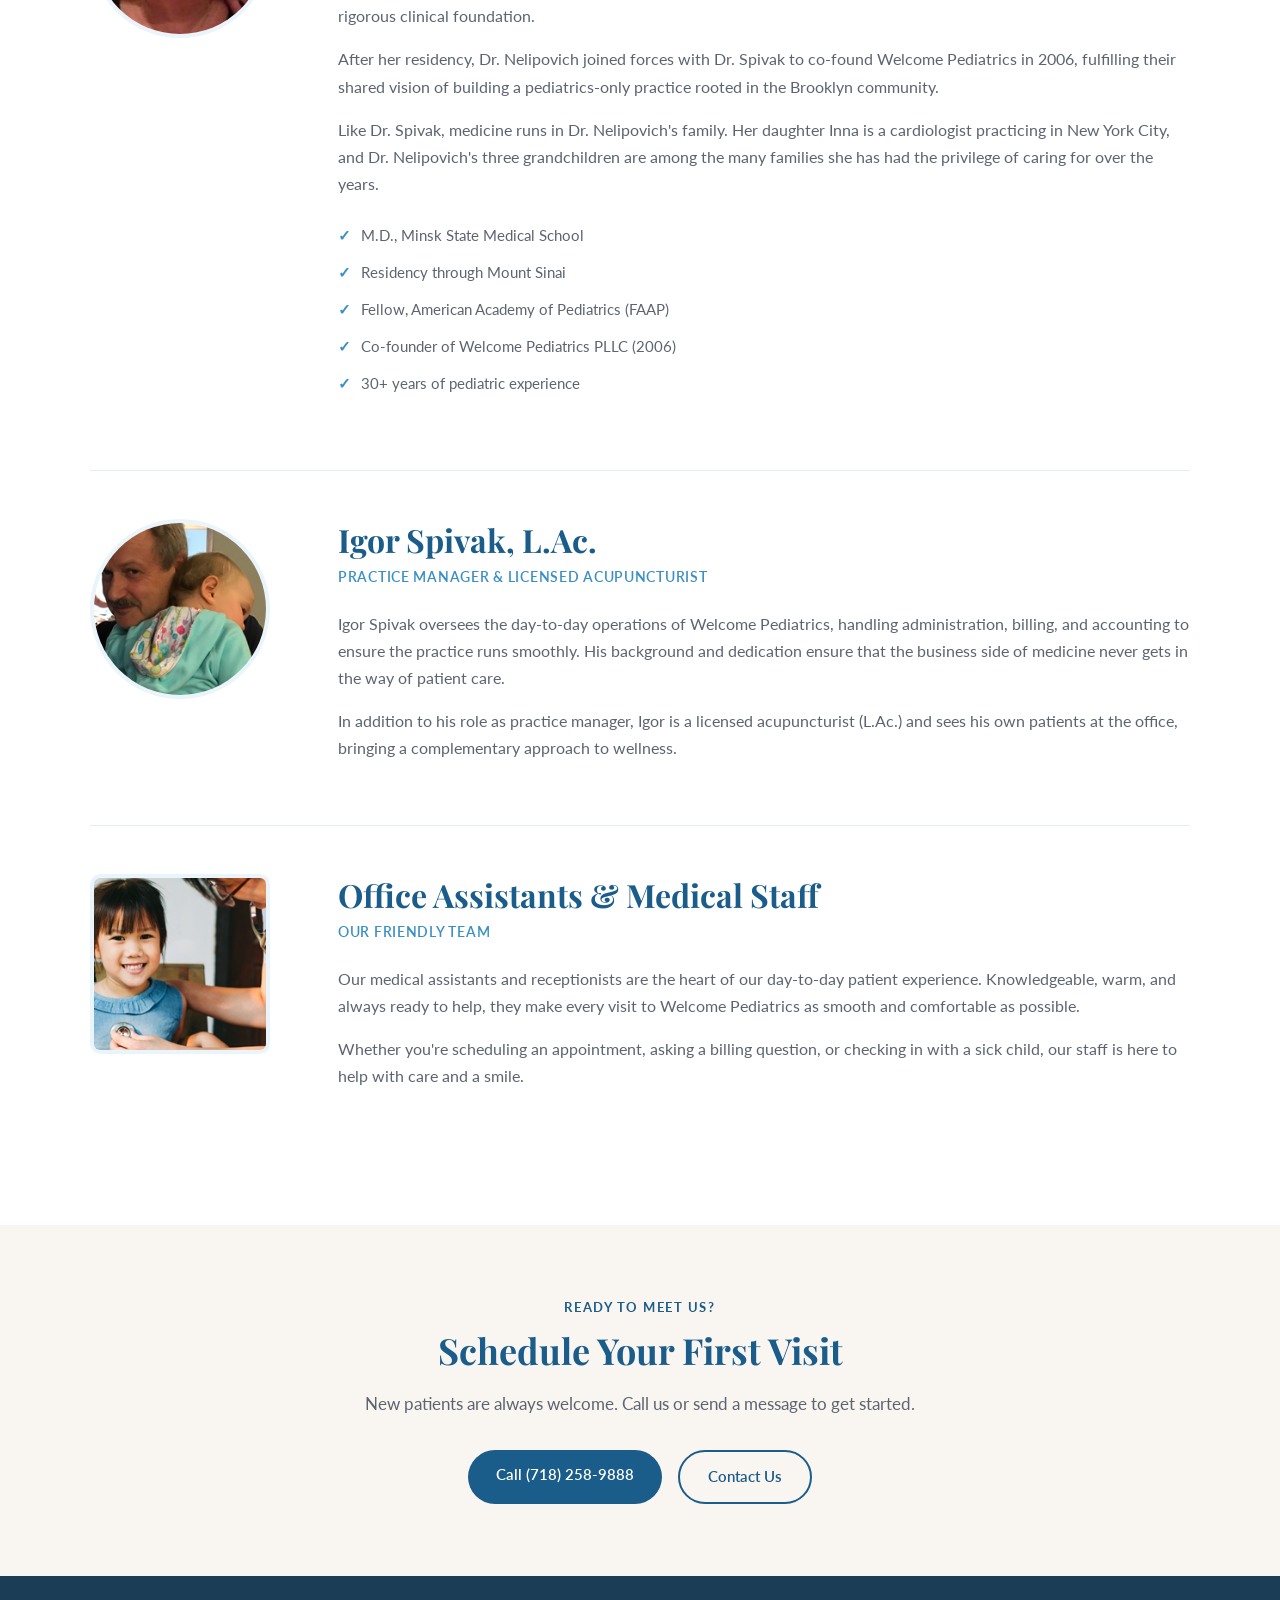
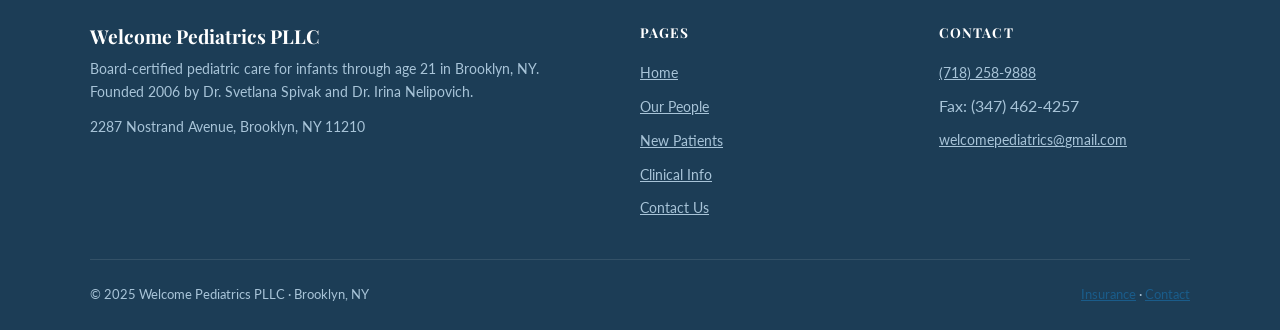
<file: our-people.html>
<!DOCTYPE html>
<html lang="en">
<head>
  <meta charset="UTF-8" />
  <meta name="viewport" content="width=device-width, initial-scale=1.0" />
  <title>Our People | Welcome Pediatrics PLLC – Brooklyn, NY</title>
  <meta name="description" content="Meet the doctors and staff at Welcome Pediatrics PLLC — Dr. Svetlana Spivak, Dr. Irina Nelipovich, and our caring team in Brooklyn, NY." />
  <link rel="preconnect" href="https://fonts.googleapis.com" />
  <link rel="preconnect" href="https://fonts.gstatic.com" crossorigin />
  <link href="https://fonts.googleapis.com/css2?family=Lato:wght@400;500;600;700&family=Playfair+Display:wght@600;700&display=swap" rel="stylesheet" />
  <meta name="color-scheme" content="light" />
  <link rel="stylesheet" href="style.css" />
  <style>
    .doctor-section {
      display: grid;
      grid-template-columns: 200px 1fr;
      gap: 3rem;
      align-items: start;
      padding: 3rem 0;
      border-bottom: 1px solid #E5EEF5;
    }
    .doctor-section:last-of-type { border-bottom: none; }
    .doctor-avatar-large {
      width: 180px;
      height: 180px;
      border-radius: 50%;
      background: linear-gradient(135deg, #C5DFF0, #EAF4FB);
      display: flex;
      align-items: center;
      justify-content: center;
      font-size: 4rem;
      border: 4px solid var(--blue-light);
      flex-shrink: 0;
    }
    .doctor-name { font-size: clamp(1.4rem, 3vw, 2rem); color: var(--blue-dark); margin-bottom: 0.25rem; }
    .doctor-title { font-size: 0.9rem; color: var(--blue); font-weight: 600; text-transform: uppercase; letter-spacing: 0.05em; margin-bottom: 1.25rem; }
    @media (max-width: 640px) {
      .doctor-section { grid-template-columns: 1fr; }
      .doctor-avatar-large { width: 120px; height: 120px; font-size: 2.5rem; }
    }
  </style>
</head>
<body>

<a class="skip-link" href="#main-content">Skip to main content</a>

<nav aria-label="Main navigation">
  <div class="nav-inner">
    <a href="index.html" class="nav-logo" aria-label="Welcome Pediatrics PLLC — go to homepage">
      <img src="images/logo_main.png" alt="Welcome Pediatrics PLLC" style="height:44px;width:auto;" />
    </a>
    <ul class="nav-links" id="navLinks" role="list">
      <li><a href="index.html">Home</a></li>
      <li><a href="our-people.html" class="active" aria-current="page">Our People</a></li>
      <li><a href="new-patients.html">New Patients</a></li>
      <li><a href="clinical.html">Clinical Info</a></li>
      <li><a href="contact.html" class="nav-cta">Contact Us</a></li>
    </ul>
    <button type="button" class="hamburger" id="hamburger" aria-expanded="false" aria-controls="navLinks" aria-label="Open navigation menu">
      <span aria-hidden="true"></span><span aria-hidden="true"></span><span aria-hidden="true"></span>
    </button>
  </div>
</nav>

<main id="main-content">

<div class="header-banner">
  <img src="images/home-header.png" alt="Welcome Pediatrics — Brooklyn, NY" />
</div>

<div class="page-hero">
  <h1>Our People</h1>
  <p>Meet the doctors and staff who make Welcome Pediatrics the most special practice in New York City.</p>
</div>

<section>
  <div class="section-inner">

    <article id="dr-spivak" class="doctor-section">
      <div class="doctor-avatar-large" style="background:none;border:none;">
        <img src="images/svetlana_spivak.jpg" alt="Dr. Svetlana Spivak" style="width:180px;height:180px;border-radius:50%;object-fit:cover;border:4px solid var(--blue-light);" />
      </div>
      <div>
        <h2 class="doctor-name">Dr. Svetlana Spivak, M.D., FAAP</h2>
        <p class="doctor-title">Co-Founder &amp; Lead Pediatrician</p>
        <div class="prose">
          <p>Dr. Svetlana Spivak has been practicing pediatrics for over 30 years and has dedicated the last 25 of those years to serving families right here in Brooklyn. She is a graduate of Leningrad Medical School and completed her residency training at Elmhurst Hospital through Mount Sinai.</p>
          <p>A Fellow of the American Academy of Pediatrics (FAAP) and a member of the American Medical Association (AMA), Dr. Spivak brings exceptional credentials alongside a warm, deeply personal approach to pediatric care. She has been published nationally and has made television and radio appearances sharing her expertise.</p>
          <p>For Dr. Spivak, medicine is a family affair. Her husband Igor manages the practice, and two of her grandchildren are patients at Welcome Pediatrics — a testament to the trust and care she provides every day.</p>
        </div>
        <ul class="credential-list" aria-label="Credentials">
          <li>M.D., Leningrad Medical School</li>
          <li>Residency at Elmhurst Hospital (Mount Sinai)</li>
          <li>Fellow, American Academy of Pediatrics (FAAP)</li>
          <li>Member, American Medical Association (AMA)</li>
          <li>Published nationally in pediatric medicine</li>
          <li>30+ years of pediatric experience</li>
          <li>Serving Brooklyn families for 25+ years</li>
        </ul>
      </div>
    </article>

    <article id="dr-nelipovich" class="doctor-section">
      <div class="doctor-avatar-large" style="background:none;border:none;">
        <img src="images/Irina-Nelipovich-e1488559052987.jpg" alt="Dr. Irina Nelipovich" style="width:180px;height:180px;border-radius:50%;object-fit:cover;border:4px solid var(--blue-light);" />
      </div>
      <div>
        <h2 class="doctor-name">Dr. Irina Nelipovich, M.D., FAAP</h2>
        <p class="doctor-title">Co-Founder &amp; Lead Pediatrician</p>
        <div class="prose">
          <p>Dr. Irina Nelipovich brings over 30 years of pediatric experience and a lifelong commitment to children's health. She graduated from Minsk State Medical School and completed her residency through Mount Sinai, where she developed a rigorous clinical foundation.</p>
          <p>After her residency, Dr. Nelipovich joined forces with Dr. Spivak to co-found Welcome Pediatrics in 2006, fulfilling their shared vision of building a pediatrics-only practice rooted in the Brooklyn community.</p>
          <p>Like Dr. Spivak, medicine runs in Dr. Nelipovich's family. Her daughter Inna is a cardiologist practicing in New York City, and Dr. Nelipovich's three grandchildren are among the many families she has had the privilege of caring for over the years.</p>
        </div>
        <ul class="credential-list" aria-label="Credentials">
          <li>M.D., Minsk State Medical School</li>
          <li>Residency through Mount Sinai</li>
          <li>Fellow, American Academy of Pediatrics (FAAP)</li>
          <li>Co-founder of Welcome Pediatrics PLLC (2006)</li>
          <li>30+ years of pediatric experience</li>
        </ul>
      </div>
    </article>

    <article id="igor-spivak" class="doctor-section">
      <div class="doctor-avatar-large" style="background:none;border:none;">
        <img src="images/igor.png" alt="Igor Spivak" style="width:180px;height:180px;border-radius:50%;object-fit:cover;border:4px solid var(--blue-light);" />
      </div>
      <div>
        <h2 class="doctor-name">Igor Spivak, L.Ac.</h2>
        <p class="doctor-title">Practice Manager &amp; Licensed Acupuncturist</p>
        <div class="prose">
          <p>Igor Spivak oversees the day-to-day operations of Welcome Pediatrics, handling administration, billing, and accounting to ensure the practice runs smoothly. His background and dedication ensure that the business side of medicine never gets in the way of patient care.</p>
          <p>In addition to his role as practice manager, Igor is a licensed acupuncturist (L.Ac.) and sees his own patients at the office, bringing a complementary approach to wellness.</p>
        </div>
      </div>
    </article>

    <article id="office-staff" class="doctor-section">
      <div class="doctor-avatar-large" style="background:none;border:none;border-radius:var(--radius);overflow:hidden;width:180px;height:auto;">
        <img src="images/offficestaff.png" alt="Welcome Pediatrics office staff" style="width:180px;height:180px;object-fit:cover;border-radius:var(--radius);border:4px solid var(--blue-light);" />
      </div>
      <div>
        <h2 class="doctor-name">Office Assistants &amp; Medical Staff</h2>
        <p class="doctor-title">Our Friendly Team</p>
        <div class="prose">
          <p>Our medical assistants and receptionists are the heart of our day-to-day patient experience. Knowledgeable, warm, and always ready to help, they make every visit to Welcome Pediatrics as smooth and comfortable as possible.</p>
          <p>Whether you're scheduling an appointment, asking a billing question, or checking in with a sick child, our staff is here to help with care and a smile.</p>
        </div>
      </div>
    </article>

  </div>
</section>

<!-- ── CTA ── -->
<section class="alt">
  <div class="section-inner" style="text-align:center;max-width:640px;margin:0 auto;">
    <p class="section-label">Ready to Meet Us?</p>
    <h2 class="section-title">Schedule Your First Visit</h2>
    <p style="color:var(--muted);font-size:1.05rem;margin-bottom:2rem;">New patients are always welcome. Call us or send a message to get started.</p>
    <div class="hero-buttons" style="justify-content:center;">
      <a href="tel:7182589888" class="btn btn-primary">Call (718) 258-9888</a>
      <a href="contact.html" class="btn btn-outline">Contact Us</a>
    </div>
  </div>
</section>

</main>

<footer aria-label="Site footer">
  <div class="footer-inner">
    <div class="footer-brand">
      <h3>Welcome Pediatrics PLLC</h3>
      <p>Board-certified pediatric care for infants through age 21 in Brooklyn, NY. Founded 2006 by Dr. Svetlana Spivak and Dr. Irina Nelipovich.</p>
      <p style="margin-top:0.75rem;">2287 Nostrand Avenue, Brooklyn, NY 11210</p>
    </div>
    <div class="footer-nav">
      <h4>Pages</h4>
      <ul role="list">
        <li><a href="index.html">Home</a></li>
        <li><a href="our-people.html">Our People</a></li>
        <li><a href="new-patients.html">New Patients</a></li>
        <li><a href="clinical.html">Clinical Info</a></li>
        <li><a href="contact.html">Contact Us</a></li>
      </ul>
    </div>
    <div class="footer-nav">
      <h4>Contact</h4>
      <ul role="list">
        <li><a href="tel:7182589888">(718) 258-9888</a></li>
        <li>Fax: (347) 462-4257</li>
        <li><a href="mailto:welcomepediatrics@gmail.com">welcomepediatrics@gmail.com</a></li>
      </ul>
    </div>
  </div>
  <div class="footer-bottom">
    <span>© 2025 Welcome Pediatrics PLLC · Brooklyn, NY</span>
    <span><a href="new-patients.html#insurance">Insurance</a> · <a href="contact.html">Contact</a></span>
  </div>
</footer>

<script src="nav.js"></script>
</body>
</html>
</file>
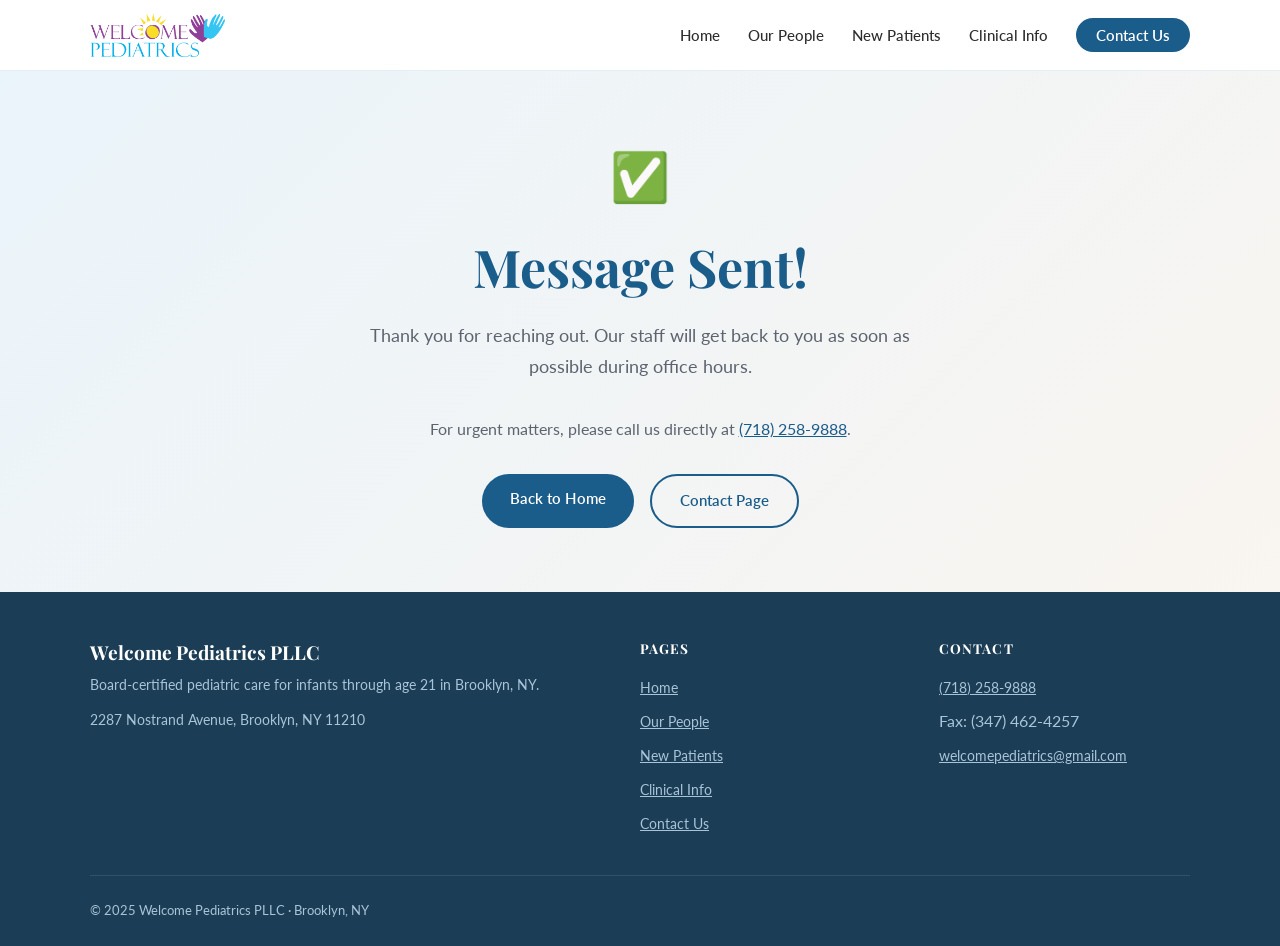
<file: thankyou.html>
<!DOCTYPE html>
<html lang="en">
<head>
  <meta charset="UTF-8" />
  <meta name="viewport" content="width=device-width, initial-scale=1.0" />
  <title>Message Sent | Welcome Pediatrics PLLC – Brooklyn, NY</title>
  <meta name="robots" content="noindex" />
  <link rel="preconnect" href="https://fonts.googleapis.com" />
  <link rel="preconnect" href="https://fonts.gstatic.com" crossorigin />
  <link href="https://fonts.googleapis.com/css2?family=Lato:wght@400;500;600;700&family=Playfair+Display:wght@600;700&display=swap" rel="stylesheet" />
  <meta name="color-scheme" content="light" />
  <link rel="stylesheet" href="style.css" />
</head>
<body>

<a class="skip-link" href="#main-content">Skip to main content</a>

<nav aria-label="Main navigation">
  <div class="nav-inner">
    <a href="index.html" class="nav-logo" aria-label="Welcome Pediatrics PLLC — go to homepage">
      <img src="images/logo_main.png" alt="Welcome Pediatrics PLLC" style="height:44px;width:auto;" />
    </a>
    <ul class="nav-links" id="navLinks" role="list">
      <li><a href="index.html">Home</a></li>
      <li><a href="our-people.html">Our People</a></li>
      <li><a href="new-patients.html">New Patients</a></li>
      <li><a href="clinical.html">Clinical Info</a></li>
      <li><a href="contact.html" class="nav-cta">Contact Us</a></li>
    </ul>
    <button type="button" class="hamburger" id="hamburger" aria-expanded="false" aria-controls="navLinks" aria-label="Open navigation menu">
      <span aria-hidden="true"></span><span aria-hidden="true"></span><span aria-hidden="true"></span>
    </button>
  </div>
</nav>

<main id="main-content">
  <section class="hero">
    <div class="hero-inner">
      <p style="font-size:3rem;margin-bottom:1rem;" aria-hidden="true">✅</p>
      <h1>Message Sent!</h1>
      <p>Thank you for reaching out. Our staff will get back to you as soon as possible during office hours.</p>
      <p style="margin-top:0.5rem;font-size:1rem;color:var(--muted);">For urgent matters, please call us directly at <a href="tel:7182589888">(718) 258-9888</a>.</p>
      <div class="hero-buttons" style="margin-top:2rem;">
        <a href="index.html" class="btn btn-primary">Back to Home</a>
        <a href="contact.html" class="btn btn-outline">Contact Page</a>
      </div>
    </div>
  </section>
</main>

<footer aria-label="Site footer">
  <div class="footer-inner">
    <div class="footer-brand">
      <h3>Welcome Pediatrics PLLC</h3>
      <p>Board-certified pediatric care for infants through age 21 in Brooklyn, NY.</p>
      <p style="margin-top:0.75rem;">2287 Nostrand Avenue, Brooklyn, NY 11210</p>
    </div>
    <div class="footer-nav">
      <h4>Pages</h4>
      <ul role="list">
        <li><a href="index.html">Home</a></li>
        <li><a href="our-people.html">Our People</a></li>
        <li><a href="new-patients.html">New Patients</a></li>
        <li><a href="clinical.html">Clinical Info</a></li>
        <li><a href="contact.html">Contact Us</a></li>
      </ul>
    </div>
    <div class="footer-nav">
      <h4>Contact</h4>
      <ul role="list">
        <li><a href="tel:7182589888">(718) 258-9888</a></li>
        <li>Fax: (347) 462-4257</li>
        <li><a href="mailto:welcomepediatrics@gmail.com">welcomepediatrics@gmail.com</a></li>
      </ul>
    </div>
  </div>
  <div class="footer-bottom">
    <span>© 2025 Welcome Pediatrics PLLC · Brooklyn, NY</span>
  </div>
</footer>

<script src="nav.js"></script>
</body>
</html>
</file>
<file: style.css>
/* ── Reset & Base ─────────────────────────────────────────────────────────── */
*, *::before, *::after { box-sizing: border-box; margin: 0; padding: 0; }

:root {
  --blue:       #3A8FC4;
  --blue-dark:  #1A5C8A;
  --blue-light: #EAF4FB;
  --green:      #2E7D52;
  --warm:       #F9F5F0;
  --text:       #2D2D2D;
  --muted:      #5D6470;
  --white:      #FFFFFF;
  --radius:     10px;
  --shadow:     0 4px 20px rgba(0,0,0,0.08);
}

html { scroll-behavior: smooth; }

@media (prefers-reduced-motion: reduce) {
  html { scroll-behavior: auto; }
  *, *::before, *::after {
    transition-duration: 0.01ms !important;
    animation-duration: 0.01ms !important;
  }
}

body {
  font-family: 'Lato', sans-serif;
  color: var(--text);
  line-height: 1.7;
  font-size: 16px;
}

a { color: var(--blue-dark); text-decoration: underline; }
a:hover { color: var(--blue-dark); text-decoration: none; }

img { max-width: 100%; display: block; }

/* ── Skip Link ─────────────────────────────────────────────────────────────── */
.skip-link {
  position: absolute;
  top: -100%;
  left: 1rem;
  background: var(--blue-dark);
  color: var(--white);
  padding: 0.5rem 1.25rem;
  border-radius: 0 0 var(--radius) var(--radius);
  font-weight: 600;
  font-size: 0.9rem;
  z-index: 200;
  transition: top 0.2s;
  text-decoration: none;
}
.skip-link:focus { top: 0; color: var(--white); }

/* ── Focus ──────────────────────────────────────────────────────────────────── */
:focus-visible {
  outline: 3px solid var(--blue-dark);
  outline-offset: 3px;
  border-radius: 2px;
}

/* ── Screen Reader Only ──────────────────────────────────────────────────────── */
.sr-only {
  position: absolute;
  width: 1px;
  height: 1px;
  padding: 0;
  margin: -1px;
  overflow: hidden;
  clip: rect(0,0,0,0);
  white-space: nowrap;
  border-width: 0;
}

h1, h2, h3, h4 {
  font-family: 'Playfair Display', serif;
  line-height: 1.3;
}

/* ── Nav ──────────────────────────────────────────────────────────────────── */
nav {
  background: var(--white);
  border-bottom: 1px solid #E5EEF5;
  position: sticky;
  top: 0;
  z-index: 100;
  padding: 0 2rem;
}

.nav-inner {
  max-width: 1100px;
  margin: 0 auto;
  display: flex;
  align-items: center;
  justify-content: space-between;
  height: 70px;
}

.nav-logo {
  font-family: 'Playfair Display', serif;
  font-size: 1.2rem;
  color: var(--blue-dark);
  font-weight: 700;
  line-height: 1.2;
  text-decoration: none;
}

.nav-logo span {
  display: block;
  font-size: 0.7rem;
  font-family: 'Lato', sans-serif;
  font-weight: 400;
  color: var(--muted);
  letter-spacing: 0.05em;
}

.nav-links {
  display: flex;
  gap: 1.75rem;
  list-style: none;
}

.nav-links a {
  color: var(--text);
  font-weight: 500;
  font-size: 0.95rem;
  transition: color 0.2s;
  text-decoration: none;
}

.nav-links a:hover, .nav-links a.active { color: var(--blue-dark); }

.nav-cta {
  background: var(--blue-dark);
  color: var(--white) !important;
  padding: 0.5rem 1.25rem;
  border-radius: 25px;
  font-weight: 600 !important;
  transition: background 0.2s !important;
  text-decoration: none !important;
}

.nav-cta:hover { background: #12416A !important; color: var(--white) !important; }

.hamburger {
  display: none;
  cursor: pointer;
  flex-direction: column;
  gap: 5px;
  background: none;
  border: none;
  padding: 0.25rem;
}
.hamburger span { display: block; width: 24px; height: 2px; background: var(--text); border-radius: 2px; }

/* ── Header Banner ────────────────────────────────────────────────────────── */
.header-banner {
  width: 100%;
  display: block;
  line-height: 0;
  background: #EAF4FB;
}

.header-banner img {
  width: 100%;
  height: auto;
  display: block;
  max-height: 400px;
  object-fit: cover;
  object-position: center top;
}

/* ── Hero ─────────────────────────────────────────────────────────────────── */
.hero {
  background: linear-gradient(135deg, #EAF4FB 0%, #F9F5F0 100%);
  padding: 4rem 2rem;
  text-align: center;
}

.hero-inner { max-width: 760px; margin: 0 auto; }

.hero-eyebrow {
  font-size: 0.85rem;
  letter-spacing: 0.12em;
  text-transform: uppercase;
  color: var(--blue-dark);
  font-weight: 700;
  margin-bottom: 1rem;
}

.hero h1 {
  font-size: clamp(2rem, 5vw, 3.25rem);
  color: var(--blue-dark);
  margin-bottom: 1.25rem;
}

.hero p {
  font-size: 1.15rem;
  color: var(--muted);
  max-width: 580px;
  margin: 0 auto 2rem;
}

.hero-buttons { display: flex; gap: 1rem; justify-content: center; flex-wrap: wrap; }

.btn {
  display: inline-block;
  padding: 0.75rem 1.75rem;
  border-radius: 30px;
  font-weight: 600;
  font-size: 0.95rem;
  transition: all 0.2s;
  cursor: pointer;
  border: none;
  text-decoration: none;
}

.btn-primary { background: var(--blue-dark); color: var(--white); }
.btn-primary:hover { background: #12416A; color: var(--white); }
.btn-outline { background: transparent; color: var(--blue-dark); border: 2px solid var(--blue-dark); }
.btn-outline:hover { background: var(--blue-dark); color: var(--white); }

/* ── Sections ─────────────────────────────────────────────────────────────── */
section { padding: 4.5rem 2rem; }
section.alt { background: var(--warm); }
section.blue-bg { background: var(--blue-light); }

.section-inner { max-width: 1100px; margin: 0 auto; }

.section-label {
  font-size: 0.8rem;
  letter-spacing: 0.12em;
  text-transform: uppercase;
  color: var(--blue-dark);
  font-weight: 700;
  margin-bottom: 0.5rem;
}

.section-title {
  font-size: clamp(1.6rem, 3vw, 2.25rem);
  color: var(--blue-dark);
  margin-bottom: 1rem;
}

.section-sub {
  color: var(--muted);
  font-size: 1.05rem;
  max-width: 600px;
  margin-bottom: 3rem;
}

/* ── Cards ────────────────────────────────────────────────────────────────── */
.cards {
  display: grid;
  grid-template-columns: repeat(auto-fit, minmax(280px, 1fr));
  gap: 1.5rem;
}

.card {
  background: var(--white);
  border-radius: var(--radius);
  padding: 2rem;
  box-shadow: var(--shadow);
  border-top: 4px solid var(--blue);
}

.card-icon { font-size: 2rem; margin-bottom: 1rem; }
.card h3 { font-size: 1.2rem; margin-bottom: 0.5rem; color: var(--blue-dark); }
.card p { color: var(--muted); font-size: 0.95rem; }

/* ── Staff Cards ──────────────────────────────────────────────────────────── */
.staff-grid {
  display: grid;
  grid-template-columns: repeat(auto-fit, minmax(300px, 1fr));
  gap: 2rem;
}

.staff-card {
  background: var(--white);
  border-radius: var(--radius);
  padding: 2rem;
  box-shadow: var(--shadow);
  border-top: 4px solid var(--blue);
}

.staff-avatar {
  width: 80px;
  height: 80px;
  border-radius: 50%;
  background: linear-gradient(135deg, #C5DFF0, #EAF4FB);
  display: flex;
  align-items: center;
  justify-content: center;
  font-size: 2rem;
  margin-bottom: 1.25rem;
  border: 3px solid var(--blue-light);
  overflow: hidden;
}

.staff-avatar img {
  width: 100%;
  height: 100%;
  object-fit: cover;
  border-radius: 50%;
}

.staff-card h3 { color: var(--blue-dark); font-size: 1.2rem; margin-bottom: 0.25rem; }
.staff-card .title { font-size: 0.85rem; color: var(--blue); font-weight: 600; margin-bottom: 1rem; text-transform: uppercase; letter-spacing: 0.05em; }
.staff-card p { color: var(--muted); font-size: 0.95rem; margin-bottom: 0.75rem; }

/* ── Hours Table ──────────────────────────────────────────────────────────── */
.hours-table {
  width: 100%;
  border-collapse: collapse;
  margin-top: 1rem;
}

.hours-table th, .hours-table td {
  text-align: left;
  padding: 0.6rem 0;
  border-bottom: 1px solid #E5EEF5;
  font-size: 0.95rem;
}

.hours-table th {
  font-weight: 600;
  color: var(--text);
  width: 40%;
}

.hours-table td { color: var(--muted); }
.hours-table tr:last-child th,
.hours-table tr:last-child td { border-bottom: none; }
.hours-closed { color: #C0392B; font-weight: 600; }

/* ── Contact ──────────────────────────────────────────────────────────────── */
.contact-grid {
  display: grid;
  grid-template-columns: 1fr 1.4fr;
  gap: 4rem;
  align-items: start;
}

.contact-info h2 { margin-bottom: 1rem; }
.contact-info p { color: var(--muted); margin-bottom: 2rem; }

.contact-detail {
  display: flex;
  align-items: flex-start;
  gap: 0.75rem;
  margin-bottom: 1.25rem;
}

.contact-detail .icon { font-size: 1.3rem; margin-top: 2px; }
.contact-detail strong { display: block; font-size: 0.85rem; color: var(--muted); text-transform: uppercase; letter-spacing: 0.05em; margin-bottom: 0.2rem; }

.contact-form { background: var(--white); border-radius: var(--radius); padding: 2.5rem; box-shadow: var(--shadow); }

.form-group { margin-bottom: 1.25rem; }
.form-group label { display: block; font-size: 0.85rem; font-weight: 600; margin-bottom: 0.4rem; color: var(--text); }

.form-group input,
.form-group select,
.form-group textarea {
  width: 100%;
  padding: 0.75rem 1rem;
  border: 1px solid #D1E3EF;
  border-radius: 6px;
  font-family: 'Lato', sans-serif;
  font-size: 0.95rem;
  color: var(--text);
  background: #FAFCFE;
  transition: border-color 0.2s;
}

.form-group input:focus,
.form-group select:focus,
.form-group textarea:focus {
  outline: 3px solid var(--blue-dark);
  outline-offset: 0;
  border-color: var(--blue-dark);
  background: var(--white);
}

.form-group textarea { resize: vertical; min-height: 120px; }
.form-row { display: grid; grid-template-columns: 1fr 1fr; gap: 1rem; }

/* ── Insurance List ───────────────────────────────────────────────────────── */
.insurance-grid {
  display: grid;
  grid-template-columns: repeat(auto-fill, minmax(200px, 1fr));
  gap: 0.5rem 1rem;
  margin-top: 1.5rem;
}

.insurance-item {
  padding: 0.4rem 0.75rem;
  background: var(--white);
  border-radius: 6px;
  font-size: 0.9rem;
  color: var(--text);
  border: 1px solid #D1E3EF;
}

/* ── Hospital Affiliations ────────────────────────────────────────────────── */
.hospital-grid {
  display: grid;
  grid-template-columns: repeat(auto-fit, minmax(240px, 1fr));
  gap: 1.5rem;
  margin-top: 2rem;
}

.hospital-card {
  background: var(--white);
  border-radius: var(--radius);
  padding: 1.75rem;
  box-shadow: var(--shadow);
  text-align: center;
  border-top: 4px solid var(--green);
}

.hospital-card .icon { font-size: 2.5rem; margin-bottom: 1rem; }
.hospital-card h3 { color: var(--blue-dark); font-size: 1.1rem; }

/* ── Info Box ─────────────────────────────────────────────────────────────── */
.info-box {
  background: var(--blue-light);
  border-left: 4px solid var(--blue-dark);
  border-radius: 0 var(--radius) var(--radius) 0;
  padding: 1.25rem 1.5rem;
  margin: 1.5rem 0;
}

.info-box p { color: var(--text); font-size: 0.95rem; margin: 0; }

.warning-box {
  background: #FFF3CD;
  border-left: 4px solid #D4850A;
  border-radius: 0 var(--radius) var(--radius) 0;
  padding: 1.25rem 1.5rem;
  margin: 1.5rem 0;
}

.warning-box p { color: var(--text); font-size: 0.95rem; margin: 0; }

/* ── Page Hero (inner pages) ──────────────────────────────────────────────── */
.page-hero {
  background: linear-gradient(135deg, #EAF4FB 0%, #F0F7FF 100%);
  padding: 3.5rem 2rem;
  text-align: center;
  border-bottom: 1px solid #D9EAF5;
}

.page-hero h1 { font-size: clamp(1.8rem, 4vw, 2.75rem); color: var(--blue-dark); }
.page-hero p { color: var(--muted); margin-top: 0.75rem; font-size: 1.05rem; }

/* ── Credential List ──────────────────────────────────────────────────────── */
.credential-list { list-style: none; margin: 1.25rem 0; }
.credential-list li {
  padding: 0.35rem 0;
  color: var(--muted);
  font-size: 0.95rem;
  display: flex;
  align-items: flex-start;
  gap: 0.6rem;
}
.credential-list li::before { content: "✓"; color: var(--blue); font-weight: 700; flex-shrink: 0; }

/* ── Content Prose ────────────────────────────────────────────────────────── */
.prose p { color: var(--muted); margin-bottom: 1rem; }
.prose h3 { color: var(--blue-dark); margin: 1.5rem 0 0.5rem; }
.prose ul { list-style: disc; padding-left: 1.5rem; color: var(--muted); }
.prose ul li { margin-bottom: 0.4rem; }

/* ── Footer ───────────────────────────────────────────────────────────────── */
footer {
  background: #1C3D56;
  color: #A8C4D8;
  padding: 3rem 2rem 1.5rem;
}

.footer-inner {
  max-width: 1100px;
  margin: 0 auto;
  display: grid;
  grid-template-columns: 2fr 1fr 1fr;
  gap: 3rem;
  padding-bottom: 2rem;
  border-bottom: 1px solid rgba(255,255,255,0.1);
}

.footer-brand h3 { color: var(--white); font-size: 1.2rem; margin-bottom: 0.5rem; }
.footer-brand p { font-size: 0.9rem; line-height: 1.6; }

.footer-nav h4 { color: var(--white); font-size: 0.85rem; text-transform: uppercase; letter-spacing: 0.08em; margin-bottom: 1rem; }
.footer-nav ul { list-style: none; }
.footer-nav li { margin-bottom: 0.4rem; }
.footer-nav a { color: #A8C4D8; font-size: 0.9rem; transition: color 0.2s; }
.footer-nav a:hover { color: var(--white); }

.footer-bottom {
  max-width: 1100px;
  margin: 1.5rem auto 0;
  display: flex;
  justify-content: space-between;
  font-size: 0.8rem;
  color: #A8C4D8;
  flex-wrap: wrap;
  gap: 0.5rem;
}

/* ── Responsive ───────────────────────────────────────────────────────────── */
@media (max-width: 768px) {
  .nav-links { display: none; flex-direction: column; gap: 0; position: absolute; top: 70px; left: 0; right: 0; background: var(--white); border-bottom: 1px solid #E5EEF5; padding: 1rem 0; }
  .nav-links.open { display: flex; }
  .nav-links li { padding: 0.6rem 2rem; }
  .hamburger { display: flex; }
  .contact-grid { grid-template-columns: 1fr; }
  .footer-inner { grid-template-columns: 1fr; gap: 2rem; }
  .form-row { grid-template-columns: 1fr; }
}
</file>
